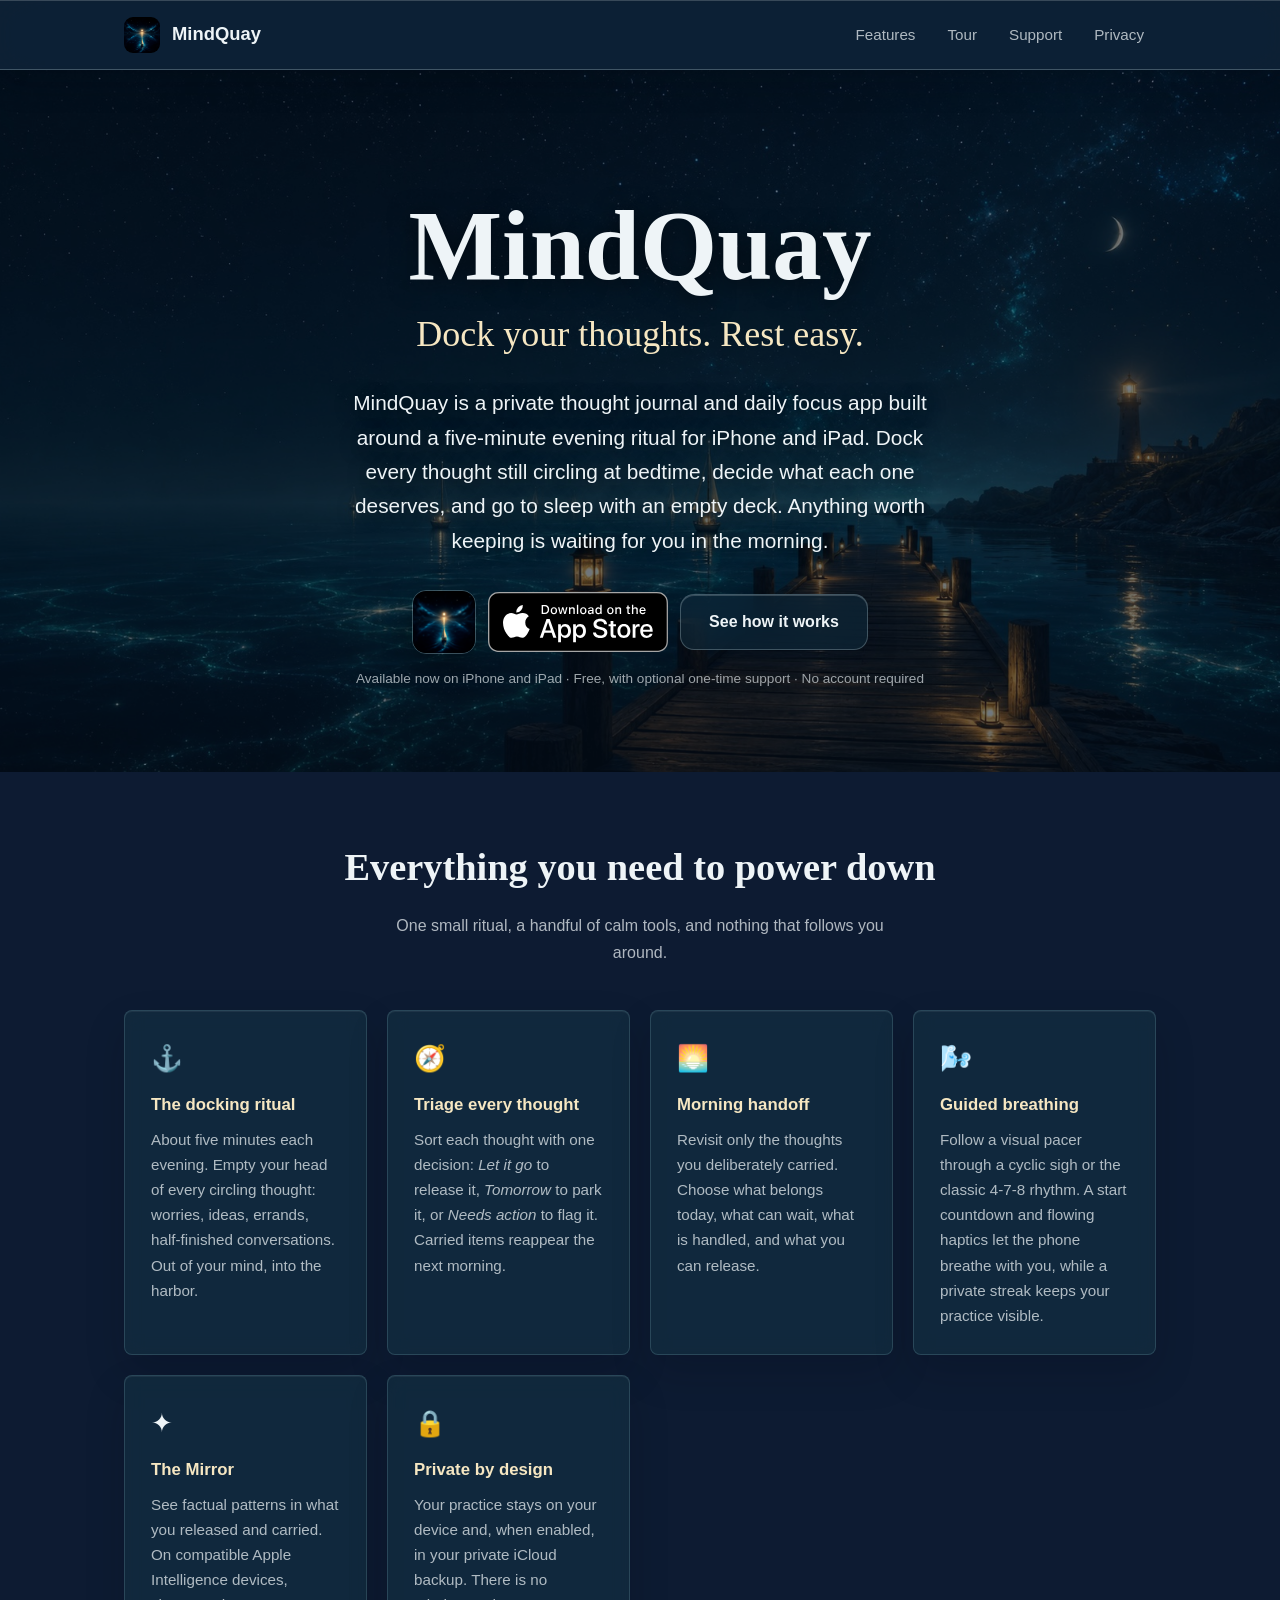
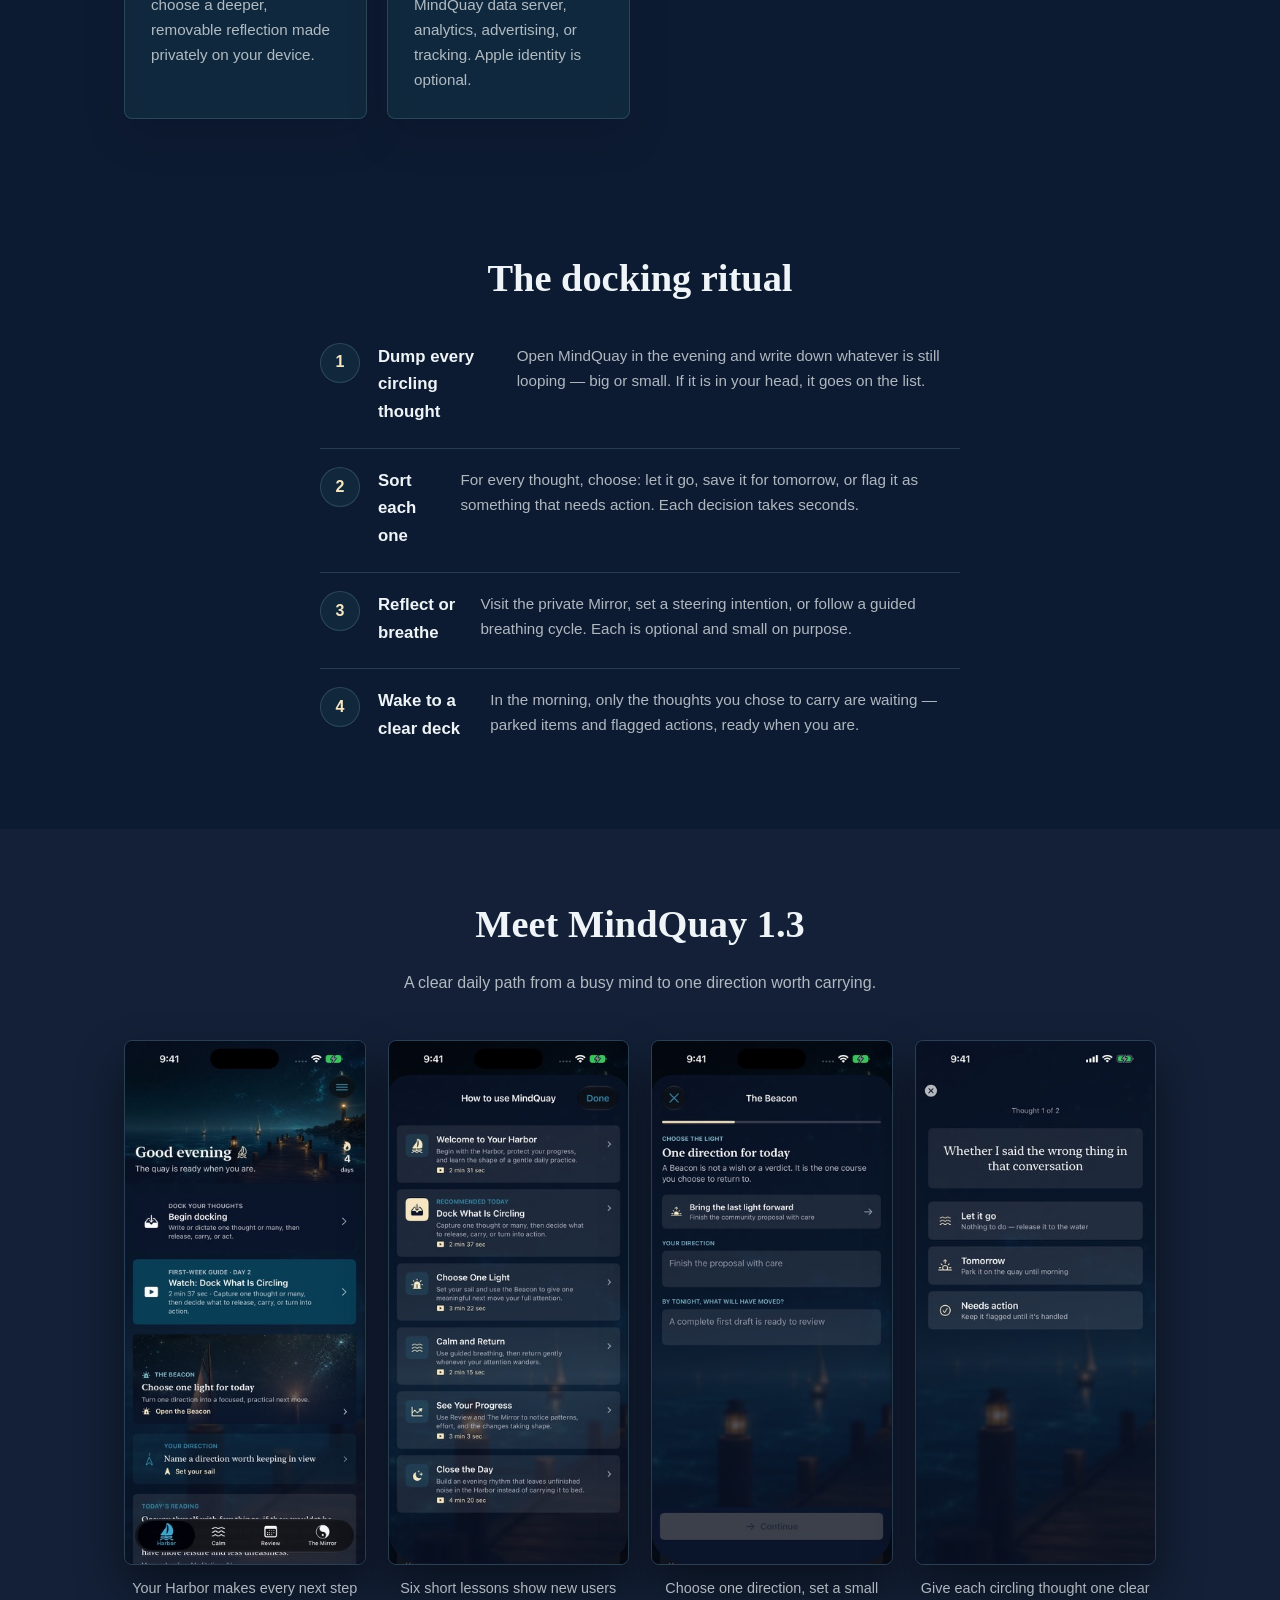
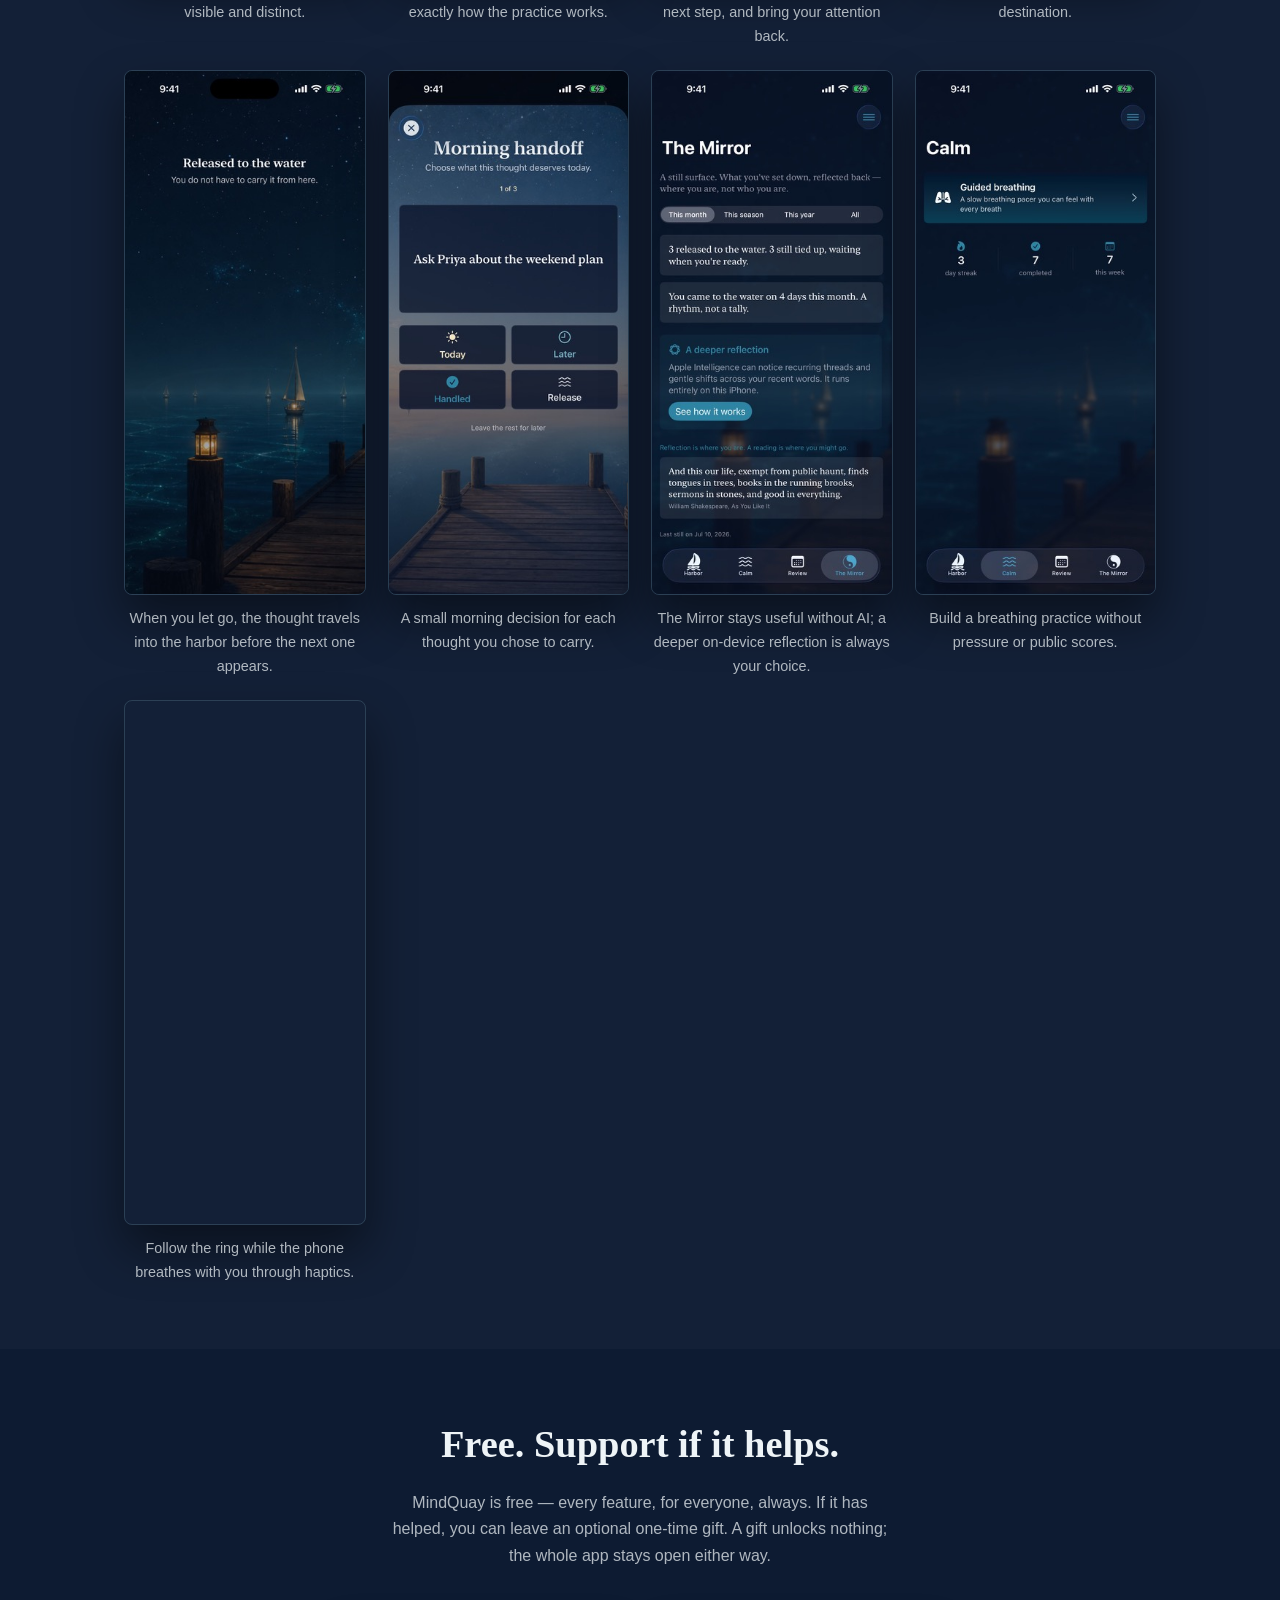
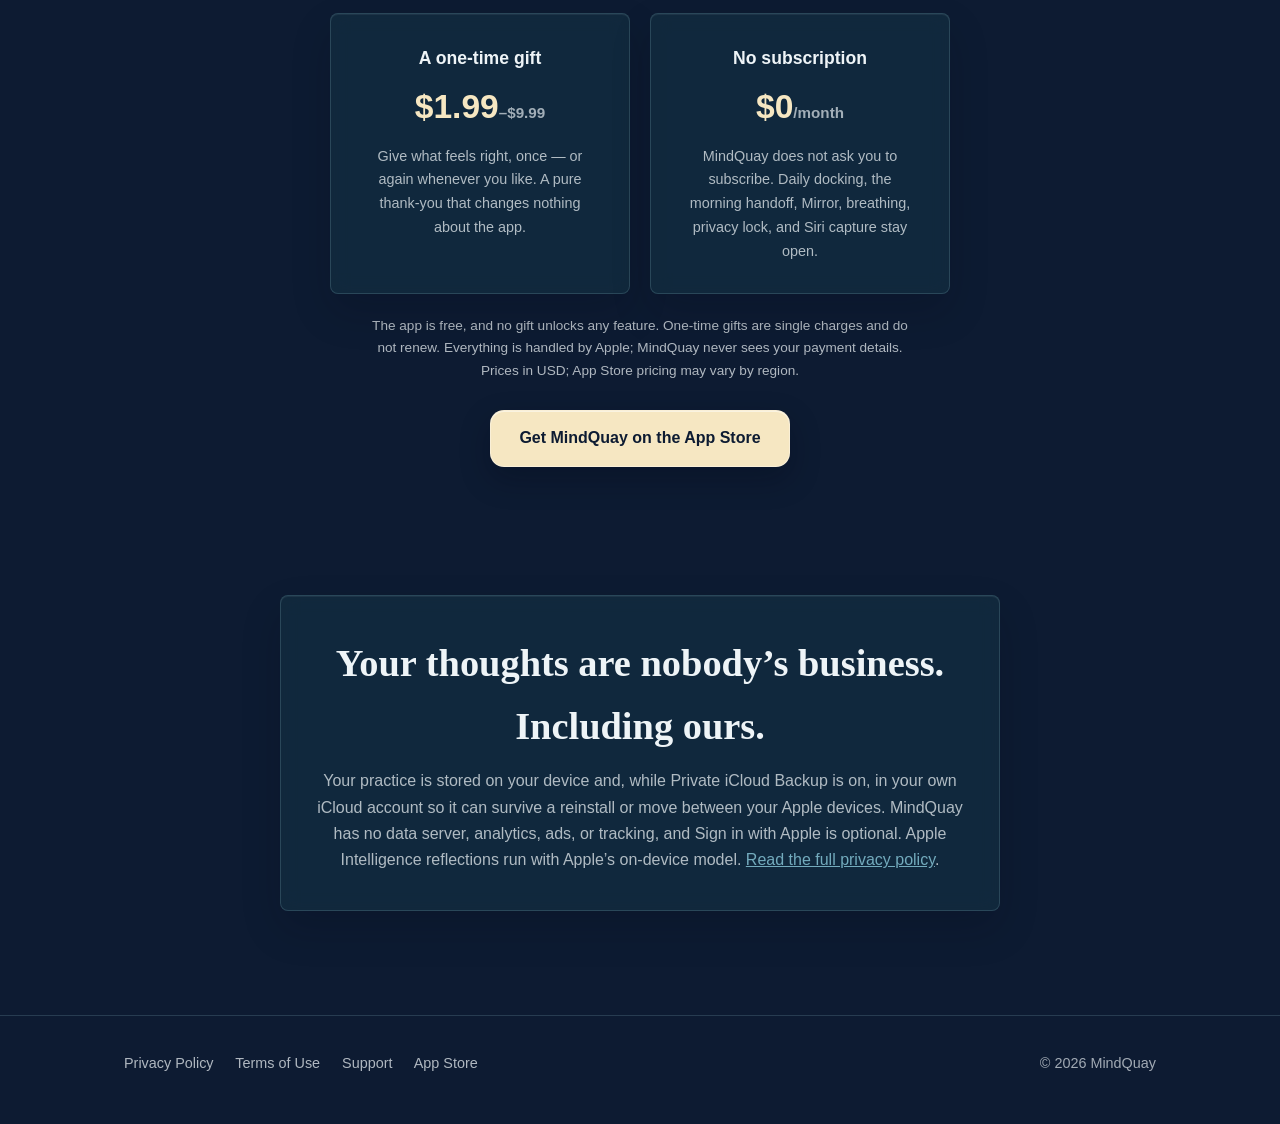
<file: index.html>
<!DOCTYPE html>
<html lang="en">
<head>
<meta charset="utf-8">
<meta name="viewport" content="width=device-width, initial-scale=1">
<title>MindQuay: Private Thought Journal &amp; Focus App</title>
<meta name="description" content="MindQuay is a free, private iPhone and iPad app for docking racing thoughts, choosing one daily focus, guided breathing, reflection, and iCloud backup.">
<meta name="robots" content="index, follow, max-image-preview:large">
<meta name="theme-color" content="#0d1b32">
<meta name="referrer" content="strict-origin-when-cross-origin">
<meta http-equiv="Content-Security-Policy" content="default-src 'self'; base-uri 'self'; object-src 'none'; form-action 'none'; img-src 'self' data:; style-src 'self'; script-src 'self' 'sha256-Iobeth868h9pSeoNtRQsGOqZ5K1LhzJ0ifmE5gye6mU=' https://static.cloudflareinsights.com; connect-src 'self' https://cloudflareinsights.com; upgrade-insecure-requests">
<meta name="apple-itunes-app" content="app-id=6786727761">
<meta name="apple-mobile-web-app-title" content="MindQuay">
<link rel="canonical" href="https://mindquay.com/">
<link rel="manifest" href="/site.webmanifest">
<link rel="preload" as="image" href="/assets/cosmic-harbor-night-mobile.jpg" type="image/jpeg" media="(max-width: 720px)" fetchpriority="high">
<link rel="preload" as="image" href="/assets/cosmic-harbor-night.jpg" type="image/jpeg" media="(min-width: 721px)" fetchpriority="high">
<link rel="stylesheet" href="/styles.css?v=18">
<link rel="icon" type="image/png" href="/assets/favicon.png">
<link rel="apple-touch-icon" href="/assets/apple-touch-icon.png">
<meta property="og:title" content="MindQuay: Dock your thoughts. Rest easy.">
<meta property="og:description" content="A private thought journal and daily focus practice for iPhone and iPad, with guided breathing, reflection, and private iCloud backup.">
<meta property="og:image" content="https://mindquay.com/assets/cosmic-harbor-night.jpg">
<meta property="og:image:width" content="1774">
<meta property="og:image:height" content="887">
<meta property="og:image:alt" content="A luminous harbor path crossing cosmic water beneath a star-filled sky">
<meta property="og:url" content="https://mindquay.com/">
<meta property="og:type" content="website">
<meta property="og:site_name" content="MindQuay">
<meta property="og:locale" content="en_US">
<meta name="twitter:card" content="summary_large_image">
<meta name="twitter:title" content="MindQuay: Dock your thoughts. Rest easy.">
<meta name="twitter:description" content="A private thought journal and daily focus practice for iPhone and iPad.">
<meta name="twitter:image" content="https://mindquay.com/assets/cosmic-harbor-night.jpg">
<script type="application/ld+json">
{
  "@context": "https://schema.org",
  "@graph": [
    {
      "@type": "WebSite",
      "@id": "https://mindquay.com/#website",
      "url": "https://mindquay.com/",
      "name": "MindQuay",
      "description": "The official website for the MindQuay thought journal and daily focus app."
    },
    {
      "@type": "MobileApplication",
      "@id": "https://mindquay.com/#app",
      "name": "MindQuay",
      "url": "https://mindquay.com/",
      "image": "https://mindquay.com/assets/icon-512.png",
      "operatingSystem": "iOS 17.0 or later; iPadOS 17.0 or later",
      "applicationCategory": "HealthApplication",
      "applicationSubCategory": "Mental wellness and productivity",
      "softwareVersion": "1.3",
      "description": "A free, private app for docking racing thoughts, choosing one daily focus, guided breathing, and reflection.",
      "downloadUrl": "https://apps.apple.com/us/app/mindquay/id6786727761",
      "installUrl": "https://apps.apple.com/us/app/mindquay/id6786727761",
      "privacyPolicy": "https://mindquay.com/privacy/",
      "termsOfService": "https://mindquay.com/terms/",
      "isAccessibleForFree": true,
      "featureList": [
        "Thought docking ritual",
        "Daily Beacon focus practice",
        "Morning handoff",
        "Guided breathing with haptics",
        "Private reflection",
        "Private iCloud backup"
      ],
      "screenshot": [
        "https://mindquay.com/assets/01-harbor.jpg",
        "https://mindquay.com/assets/04-dock.jpg",
        "https://mindquay.com/assets/07-mirror.jpg"
      ],
      "offers": {
        "@type": "Offer",
        "price": "0",
        "priceCurrency": "USD"
      }
    }
  ]
}
</script>
</head>
<body>

<header class="site">
  <div class="wrap">
    <a class="brand" href="/"><img src="/assets/icon-64.png" srcset="/assets/icon-64.png 1x, /assets/icon-128.png 2x, /assets/icon-192.png 3x" alt="MindQuay app icon"> MindQuay</a>
    <nav class="main">
      <a href="/#features">Features</a>
      <a href="/#screens">Tour</a>
      <a href="/support/">Support</a>
      <a href="/privacy/">Privacy</a>
    </nav>
  </div>
</header>

<main>

  <section class="hero">
    <div class="wrap">
      <h1>MindQuay</h1>
      <p class="offer">Dock your thoughts. Rest easy.</p>
      <p class="lede">MindQuay is a private thought journal and daily focus app built around a five-minute evening ritual for iPhone and iPad. Dock every thought still circling at bedtime, decide what each one deserves, and go to sleep with an empty deck. Anything worth keeping is waiting for you in the morning.</p>
      <div class="hero-actions">
        <div class="download-cluster" id="hero-download">
          <img class="download-app-icon" src="/assets/icon-64.png" srcset="/assets/icon-64.png 1x, /assets/icon-128.png 2x, /assets/icon-192.png 3x" alt="" width="64" height="64">
          <a class="app-store-badge" href="https://apps.apple.com/us/app/mindquay/id6786727761" target="_blank" rel="noopener noreferrer" aria-label="Download MindQuay on the App Store">
            <img src="/assets/download-on-the-app-store.svg" alt="Download on the App Store" width="180" height="60">
          </a>
        </div>
        <a class="btn ghost" href="#screens">See how it works</a>
      </div>
      <span class="btn-note">Available now on iPhone and iPad · Free, with optional one-time support · No account required</span>
    </div>
  </section>

  <section id="features">
    <div class="wrap">
      <h2>Everything you need to power down</h2>
      <p class="sub">One small ritual, a handful of calm tools, and nothing that follows you around.</p>
      <div class="grid">
        <div class="card">
          <div class="glyph">⚓</div>
          <h3>The docking ritual</h3>
          <p>About five minutes each evening. Empty your head of every circling thought: worries, ideas, errands, half-finished conversations. Out of your mind, into the harbor.</p>
        </div>
        <div class="card">
          <div class="glyph">🧭</div>
          <h3>Triage every thought</h3>
          <p>Sort each thought with one decision: <em>Let it go</em> to release it, <em>Tomorrow</em> to park it, or <em>Needs action</em> to flag it. Carried items reappear the next morning.</p>
        </div>
        <div class="card">
          <div class="glyph">🌅</div>
          <h3>Morning handoff</h3>
          <p>Revisit only the thoughts you deliberately carried. Choose what belongs today, what can wait, what is handled, and what you can release.</p>
        </div>
        <div class="card">
          <div class="glyph">🌬️</div>
          <h3>Guided breathing</h3>
          <p>Follow a visual pacer through a cyclic sigh or the classic 4-7-8 rhythm. A start countdown and flowing haptics let the phone breathe with you, while a private streak keeps your practice visible.</p>
        </div>
        <div class="card">
          <div class="glyph">✦</div>
          <h3>The Mirror</h3>
          <p>See factual patterns in what you released and carried. On compatible Apple Intelligence devices, choose a deeper, removable reflection made privately on your device.</p>
        </div>
        <div class="card">
          <div class="glyph">🔒</div>
          <h3>Private by design</h3>
          <p>Your practice stays on your device and, when enabled, in your private iCloud backup. There is no MindQuay data server, analytics, advertising, or tracking. Apple identity is optional.</p>
        </div>
      </div>
    </div>
  </section>

  <section>
    <div class="wrap">
      <h2>The docking ritual</h2>
      <div class="steps">
        <div class="step">
          <div class="num"></div>
          <h3>Dump every circling thought</h3>
          <p>Open MindQuay in the evening and write down whatever is still looping — big or small. If it is in your head, it goes on the list.</p>
        </div>
        <div class="step">
          <div class="num"></div>
          <h3>Sort each one</h3>
          <p>For every thought, choose: let it go, save it for tomorrow, or flag it as something that needs action. Each decision takes seconds.</p>
        </div>
        <div class="step">
          <div class="num"></div>
          <h3>Reflect or breathe</h3>
          <p>Visit the private Mirror, set a steering intention, or follow a guided breathing cycle. Each is optional and small on purpose.</p>
        </div>
        <div class="step">
          <div class="num"></div>
          <h3>Wake to a clear deck</h3>
          <p>In the morning, only the thoughts you chose to carry are waiting — parked items and flagged actions, ready when you are.</p>
        </div>
      </div>
    </div>
  </section>

  <section id="screens" class="product-tour">
    <div class="wrap">
      <h2>Meet MindQuay 1.3</h2>
      <p class="sub">A clear daily path from a busy mind to one direction worth carrying.</p>
      <div class="shots">
        <figure>
          <img src="/assets/01-harbor-330.jpg" srcset="/assets/01-harbor-330.jpg 330w, /assets/01-harbor.jpg 660w" sizes="260px" alt="MindQuay Harbor with separate buttons for docking, the first-week guide, Beacon, and today's reading" width="660" height="1434" loading="lazy" decoding="async">
          <figcaption>Your Harbor makes every next step visible and distinct.</figcaption>
        </figure>
        <figure>
          <img src="/assets/02-guide-330.jpg" srcset="/assets/02-guide-330.jpg 330w, /assets/02-guide.jpg 660w" sizes="260px" alt="MindQuay first-week guide with six short lessons" width="660" height="1434" loading="lazy" decoding="async">
          <figcaption>Six short lessons show new users exactly how the practice works.</figcaption>
        </figure>
        <figure>
          <img src="/assets/03-beacon-330.jpg" srcset="/assets/03-beacon-330.jpg 330w, /assets/03-beacon.jpg 660w" sizes="260px" alt="MindQuay Beacon for choosing one direction and a next step" width="660" height="1434" loading="lazy" decoding="async">
          <figcaption>Choose one direction, set a small next step, and bring your attention back.</figcaption>
        </figure>
        <figure>
          <img src="/assets/04-dock-330.jpg" srcset="/assets/04-dock-330.jpg 330w, /assets/04-dock.jpg 660w" sizes="260px" alt="MindQuay sorting a circling thought into release, tomorrow, or action" width="660" height="1434" loading="lazy" decoding="async">
          <figcaption>Give each circling thought one clear destination.</figcaption>
        </figure>
        <figure>
          <img src="/assets/05-release-330.jpg" srcset="/assets/05-release-330.jpg 330w, /assets/05-release.jpg 660w" sizes="260px" alt="A released thought dissolving into the cosmic harbor water" width="660" height="1434" loading="lazy" decoding="async">
          <figcaption>When you let go, the thought travels into the harbor before the next one appears.</figcaption>
        </figure>
        <figure>
          <img src="/assets/06-morning-330.jpg" srcset="/assets/06-morning-330.jpg 330w, /assets/06-morning.jpg 660w" sizes="260px" alt="MindQuay morning handoff with four clear choices for a carried thought" width="660" height="1434" loading="lazy" decoding="async">
          <figcaption>A small morning decision for each thought you chose to carry.</figcaption>
        </figure>
        <figure>
          <img src="/assets/07-mirror-330.jpg" srcset="/assets/07-mirror-330.jpg 330w, /assets/07-mirror.jpg 660w" sizes="260px" alt="The MindQuay Mirror with structured reflection and an optional Apple Intelligence invitation" width="660" height="1434" loading="lazy" decoding="async">
          <figcaption>The Mirror stays useful without AI; a deeper on-device reflection is always your choice.</figcaption>
        </figure>
        <figure>
          <img src="/assets/08-calm-330.jpg" srcset="/assets/08-calm-330.jpg 330w, /assets/08-calm.jpg 660w" sizes="260px" alt="MindQuay Calm showing a private guided breathing streak" width="660" height="1434" loading="lazy" decoding="async">
          <figcaption>Build a breathing practice without pressure or public scores.</figcaption>
        </figure>
        <figure>
          <img src="/assets/09-breathe-330.jpg" srcset="/assets/09-breathe-330.jpg 330w, /assets/09-breathe.jpg 660w" sizes="260px" alt="MindQuay guided breathing ring during an inhale" width="660" height="1434" loading="lazy" decoding="async">
          <figcaption>Follow the ring while the phone breathes with you through haptics.</figcaption>
        </figure>
      </div>
    </div>
  </section>

  <section id="pricing">
    <div class="wrap">
      <h2>Free. Support if it helps.</h2>
      <p class="sub">MindQuay is free — every feature, for everyone, always. If it has helped, you can leave an optional one-time gift. A gift unlocks nothing; the whole app stays open either way.</p>
      <div class="plans">
        <div class="plan">
          <h3>A one-time gift</h3>
          <div class="price">$1.99<span class="per">–$9.99</span></div>
          <p class="detail">Give what feels right, once — or again whenever you like. A pure thank-you that changes nothing about the app.</p>
        </div>
        <div class="plan">
          <h3>No subscription</h3>
          <div class="price">$0<span class="per">/month</span></div>
          <p class="detail">MindQuay does not ask you to subscribe. Daily docking, the morning handoff, Mirror, breathing, privacy lock, and Siri capture stay open.</p>
        </div>
      </div>
      <p class="pricing-note">The app is free, and no gift unlocks any feature. One-time gifts are single charges and do not renew. Everything is handled by Apple; MindQuay never sees your payment details. Prices in USD; App Store pricing may vary by region.</p>
      <div class="download-cta" id="final-download">
        <a class="btn primary" href="https://apps.apple.com/us/app/mindquay/id6786727761" target="_blank" rel="noopener noreferrer">Get MindQuay on the App Store</a>
      </div>
    </div>
  </section>

  <section>
    <div class="wrap">
      <div class="privacy-banner">
        <h2>Your thoughts are nobody&rsquo;s business. Including ours.</h2>
        <p>Your practice is stored on your device and, while Private iCloud Backup is on, in your own iCloud account so it can survive a reinstall or move between your Apple devices. MindQuay has no data server, analytics, ads, or tracking, and Sign in with Apple is optional. Apple Intelligence reflections run with Apple&rsquo;s on-device model. <a href="/privacy/">Read the full privacy policy</a>.</p>
      </div>
    </div>
  </section>

</main>

<aside class="mobile-download-dock" aria-label="Download MindQuay" aria-hidden="true" inert>
  <a href="https://apps.apple.com/us/app/mindquay/id6786727761" target="_blank" rel="noopener noreferrer" aria-label="Get MindQuay free on the App Store">
    <img class="mobile-download-icon" src="/assets/icon-64.png" srcset="/assets/icon-64.png 1x, /assets/icon-128.png 2x, /assets/icon-192.png 3x" alt="" width="48" height="48">
    <span class="mobile-download-copy">
      <strong>MindQuay</strong>
      <small>Free on the App Store</small>
    </span>
    <span class="mobile-download-action" aria-hidden="true">Get</span>
  </a>
</aside>

<footer class="site">
  <div class="wrap">
    <div>
      <a href="/privacy/">Privacy Policy</a>
      <a href="/terms/">Terms of Use</a>
      <a href="/support/">Support</a>
      <a href="https://apps.apple.com/us/app/mindquay/id6786727761" target="_blank" rel="noopener noreferrer">App Store</a>
    </div>
    <div>© 2026 MindQuay</div>
  </div>
</footer>

<script src="/site.js?v=2" defer></script>
</body>
</html>
</file>
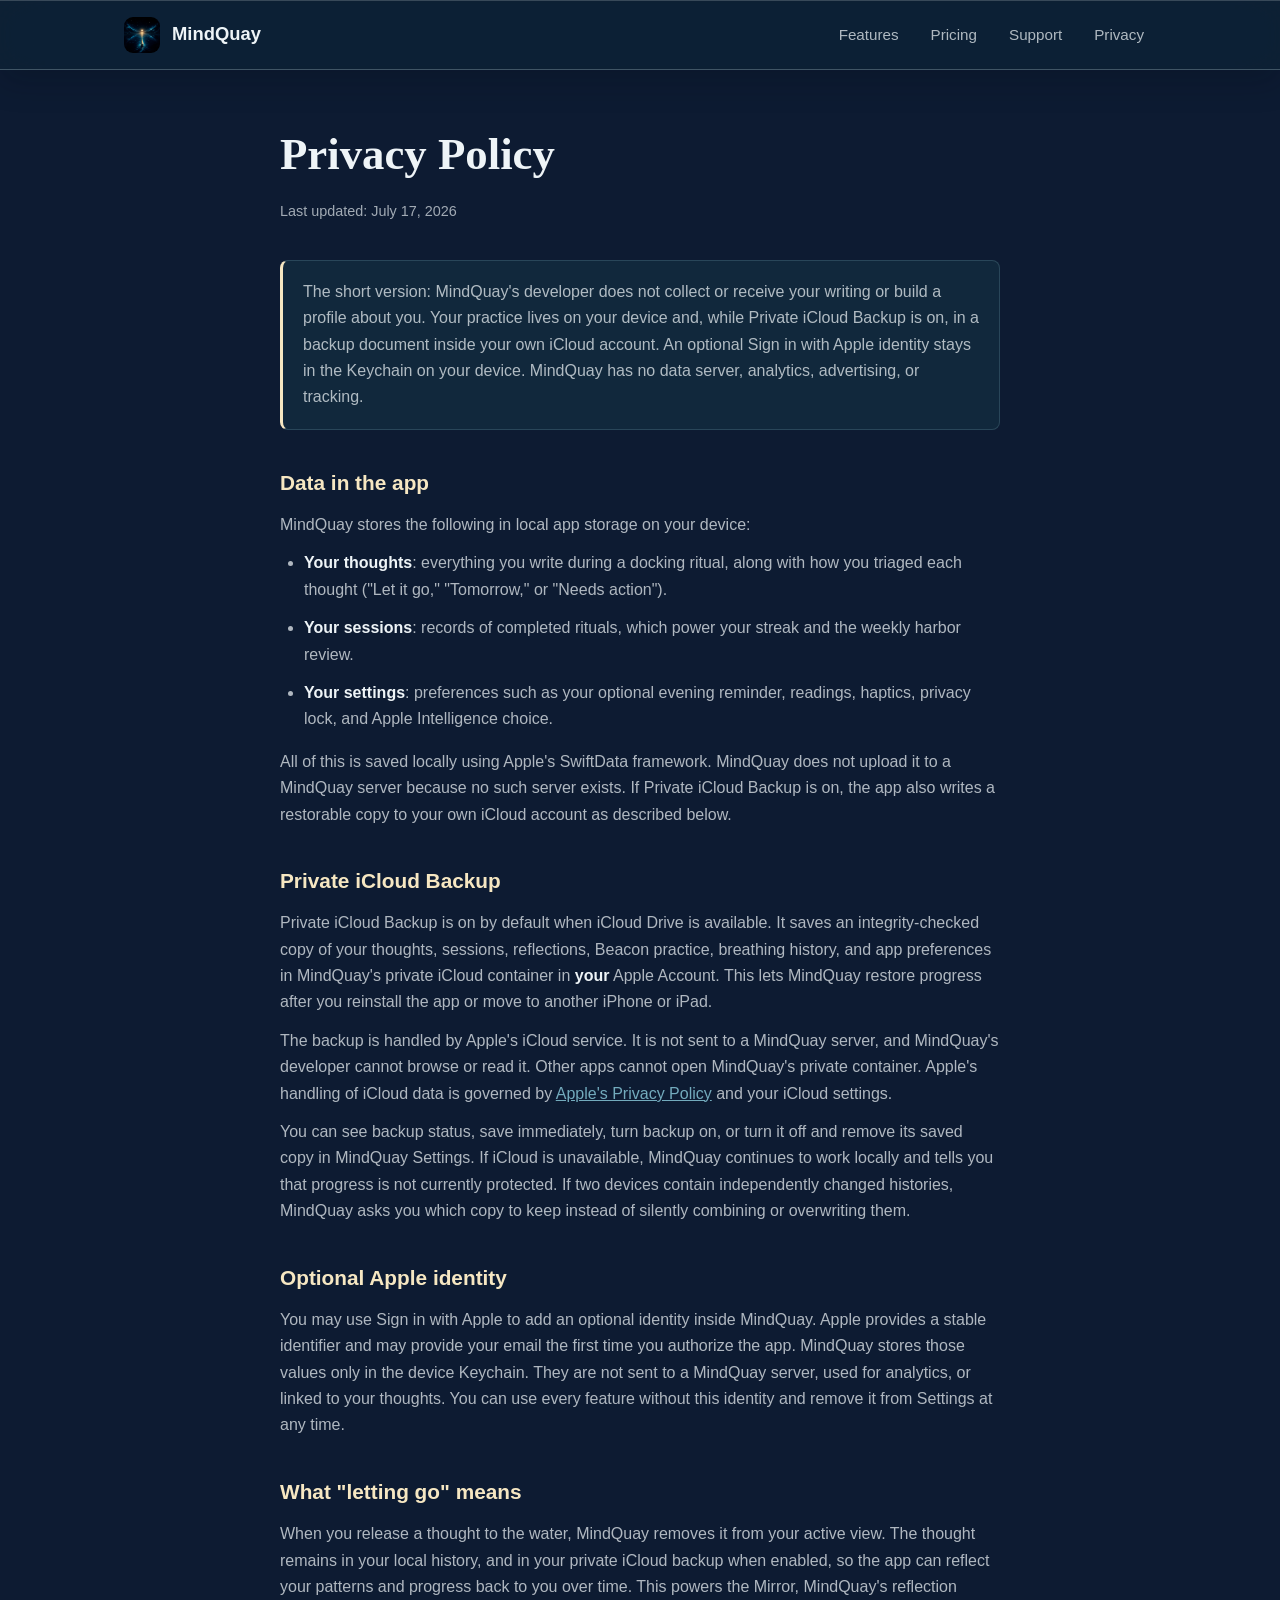
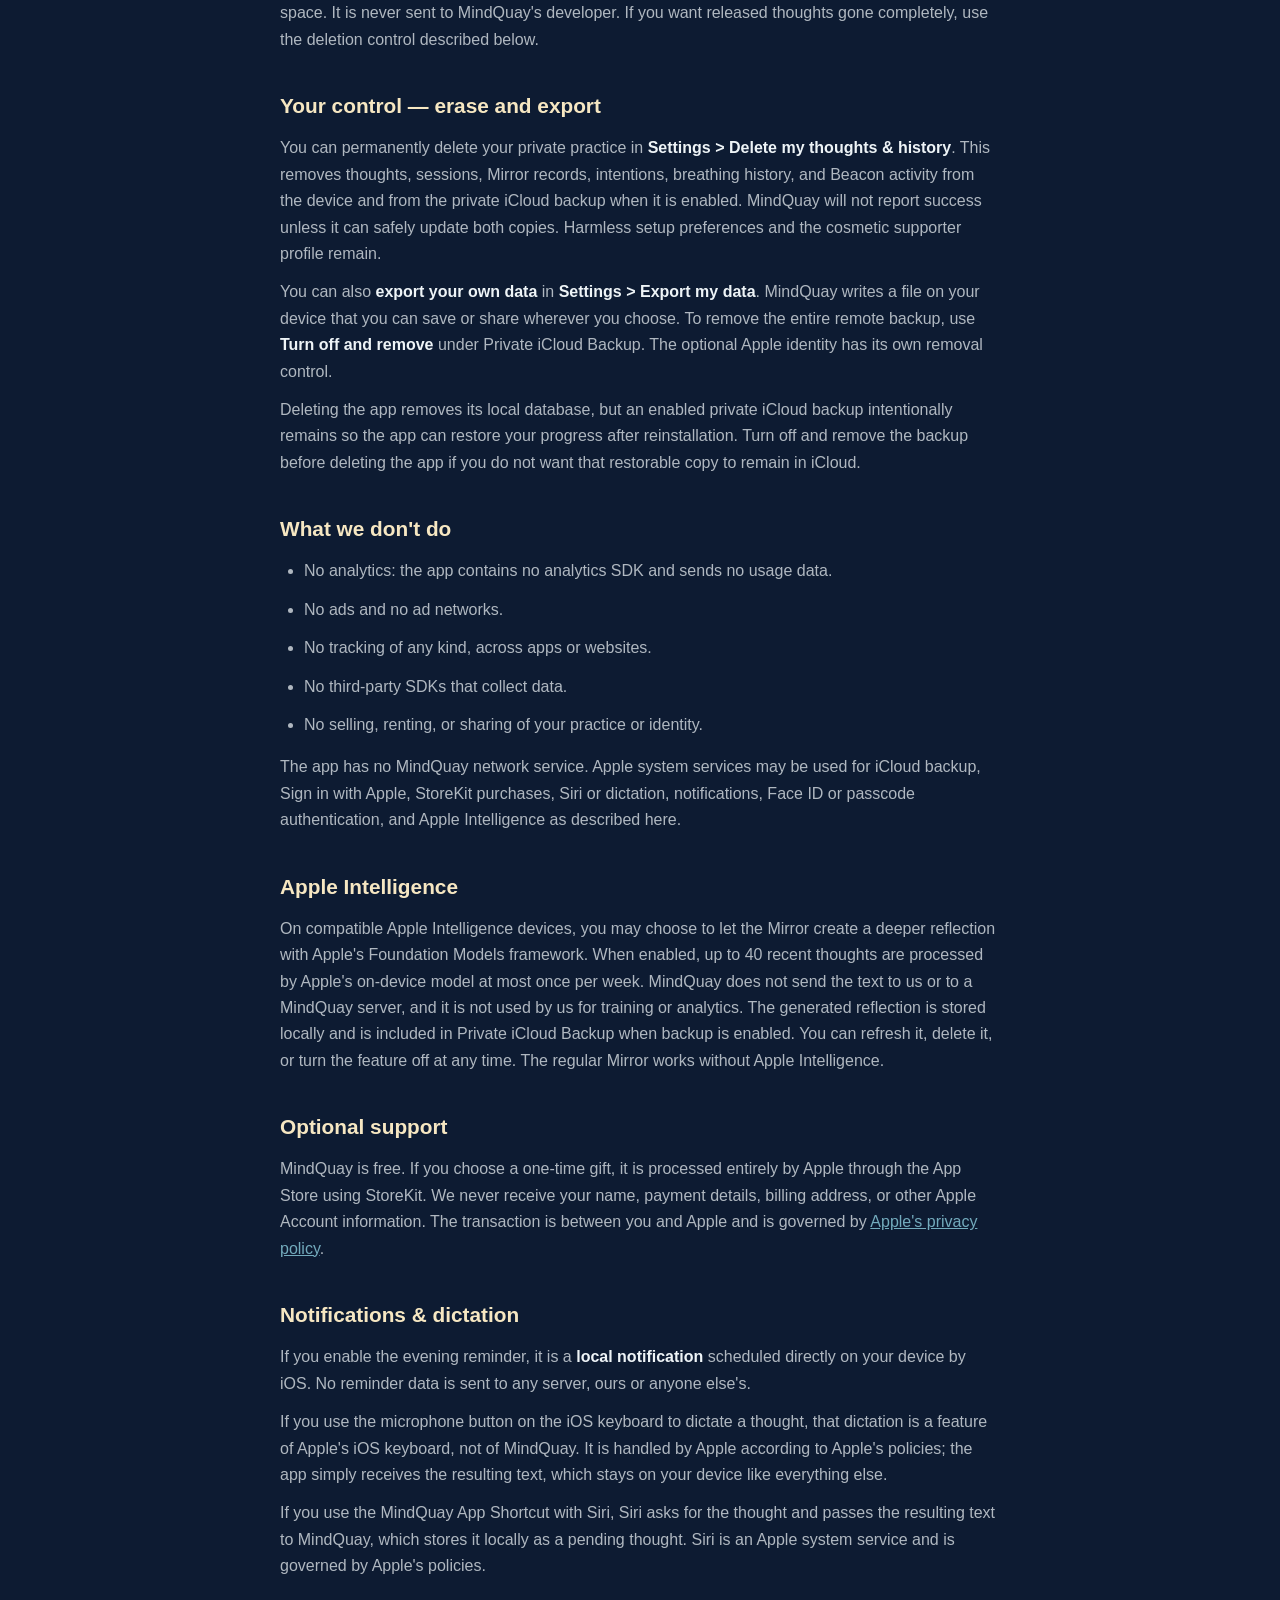
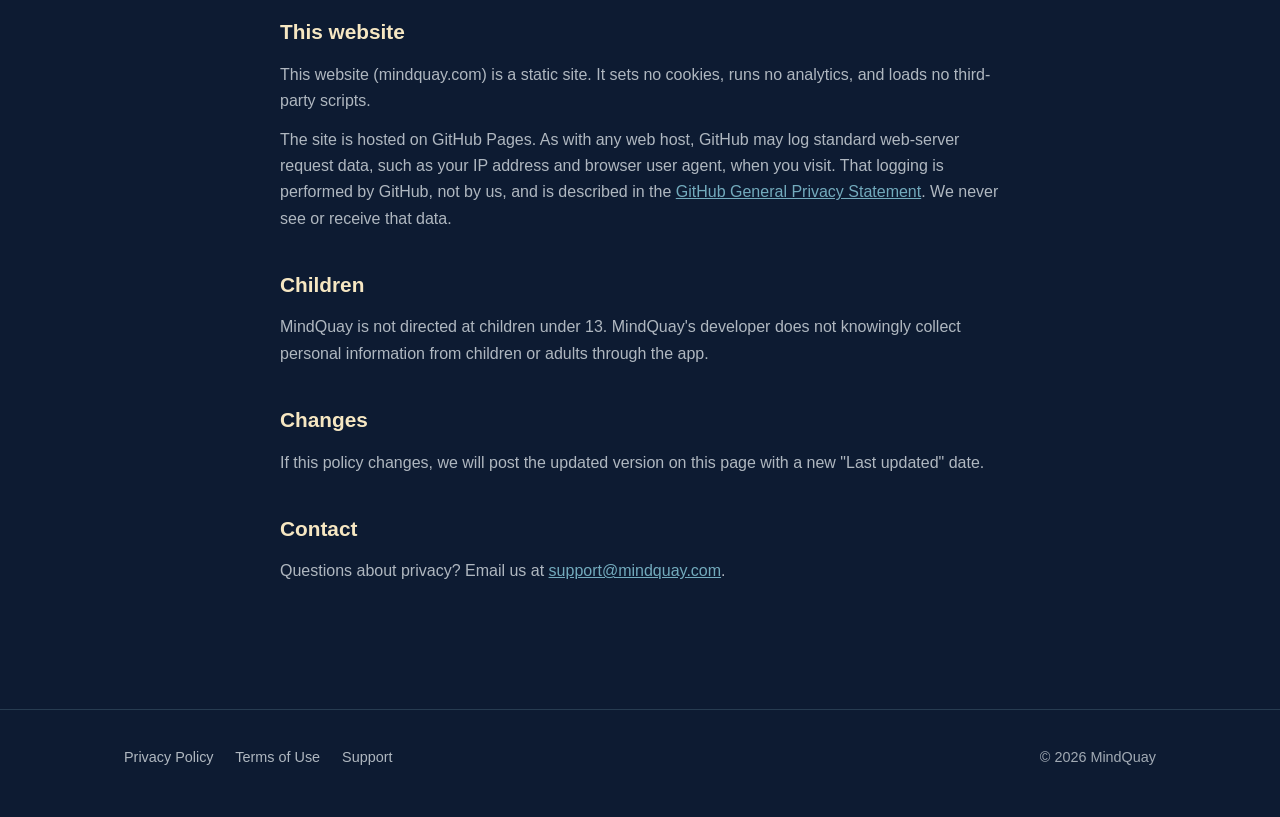
<file: privacy/index.html>
<!DOCTYPE html>
<html lang="en">
<head>
<meta charset="utf-8">
<meta name="viewport" content="width=device-width, initial-scale=1">
<title>MindQuay Privacy Policy: Private by Design</title>
<meta name="description" content="MindQuay has no data server, analytics, advertising, or tracking. Your practice stays on your iPhone or iPad and in your private iCloud backup when enabled.">
<meta name="robots" content="index, follow, max-image-preview:large">
<meta name="theme-color" content="#0d1b32">
<meta name="referrer" content="strict-origin-when-cross-origin">
<meta http-equiv="Content-Security-Policy" content="default-src 'self'; base-uri 'self'; object-src 'none'; form-action 'none'; img-src 'self' data:; style-src 'self'; script-src 'self' https://static.cloudflareinsights.com; connect-src 'self' https://cloudflareinsights.com; upgrade-insecure-requests">
<link rel="canonical" href="https://mindquay.com/privacy/">
<link rel="manifest" href="/site.webmanifest">
<link rel="stylesheet" href="/styles.css?v=18">
<link rel="icon" type="image/png" href="/assets/favicon.png">
<link rel="apple-touch-icon" href="/assets/apple-touch-icon.png">
<meta property="og:title" content="MindQuay Privacy Policy: Private by Design">
<meta property="og:description" content="No MindQuay data server, analytics, advertising, or tracking. Your practice stays on your device and in your private iCloud backup when enabled.">
<meta property="og:image" content="https://mindquay.com/assets/icon-512.png">
<meta property="og:image:alt" content="MindQuay app icon">
<meta property="og:url" content="https://mindquay.com/privacy/">
<meta property="og:type" content="website">
<meta property="og:site_name" content="MindQuay">
</head>
<body>
<header class="site">
  <div class="wrap">
    <a class="brand" href="/"><img src="/assets/icon-64.png" srcset="/assets/icon-64.png 1x, /assets/icon-128.png 2x, /assets/icon-192.png 3x" alt="MindQuay app icon"> MindQuay</a>
    <nav class="main">
      <a href="/#features">Features</a>
      <a href="/#pricing">Pricing</a>
      <a href="/support/">Support</a>
      <a href="/privacy/">Privacy</a>
    </nav>
  </div>
</header>

<main class="wrap">
  <article class="prose">
    <h1>Privacy Policy</h1>
    <p class="updated">Last updated: July 17, 2026</p>

    <p class="callout">The short version: MindQuay's developer does not collect or receive your writing or build a profile about you. Your practice lives on your device and, while Private iCloud Backup is on, in a backup document inside your own iCloud account. An optional Sign in with Apple identity stays in the Keychain on your device. MindQuay has no data server, analytics, advertising, or tracking.</p>

    <h2>Data in the app</h2>
    <p>MindQuay stores the following in local app storage on your device:</p>
    <ul>
      <li><strong>Your thoughts</strong>: everything you write during a docking ritual, along with how you triaged each thought ("Let it go," "Tomorrow," or "Needs action").</li>
      <li><strong>Your sessions</strong>: records of completed rituals, which power your streak and the weekly harbor review.</li>
      <li><strong>Your settings</strong>: preferences such as your optional evening reminder, readings, haptics, privacy lock, and Apple Intelligence choice.</li>
    </ul>
    <p>All of this is saved locally using Apple's SwiftData framework. MindQuay does not upload it to a MindQuay server because no such server exists. If Private iCloud Backup is on, the app also writes a restorable copy to your own iCloud account as described below.</p>

    <h2>Private iCloud Backup</h2>
    <p>Private iCloud Backup is on by default when iCloud Drive is available. It saves an integrity-checked copy of your thoughts, sessions, reflections, Beacon practice, breathing history, and app preferences in MindQuay's private iCloud container in <strong>your</strong> Apple Account. This lets MindQuay restore progress after you reinstall the app or move to another iPhone or iPad.</p>
    <p>The backup is handled by Apple's iCloud service. It is not sent to a MindQuay server, and MindQuay's developer cannot browse or read it. Other apps cannot open MindQuay's private container. Apple's handling of iCloud data is governed by <a href="https://www.apple.com/legal/privacy/">Apple's Privacy Policy</a> and your iCloud settings.</p>
    <p>You can see backup status, save immediately, turn backup on, or turn it off and remove its saved copy in MindQuay Settings. If iCloud is unavailable, MindQuay continues to work locally and tells you that progress is not currently protected. If two devices contain independently changed histories, MindQuay asks you which copy to keep instead of silently combining or overwriting them.</p>

    <h2>Optional Apple identity</h2>
    <p>You may use Sign in with Apple to add an optional identity inside MindQuay. Apple provides a stable identifier and may provide your email the first time you authorize the app. MindQuay stores those values only in the device Keychain. They are not sent to a MindQuay server, used for analytics, or linked to your thoughts. You can use every feature without this identity and remove it from Settings at any time.</p>

    <h2>What "letting go" means</h2>
    <p>When you release a thought to the water, MindQuay removes it from your active view. The thought remains in your local history, and in your private iCloud backup when enabled, so the app can reflect your patterns and progress back to you over time. This powers the Mirror, MindQuay's reflection space. It is never sent to MindQuay's developer. If you want released thoughts gone completely, use the deletion control described below.</p>

    <h2>Your control — erase and export</h2>
    <p>You can permanently delete your private practice in <strong>Settings &gt; Delete my thoughts &amp; history</strong>. This removes thoughts, sessions, Mirror records, intentions, breathing history, and Beacon activity from the device and from the private iCloud backup when it is enabled. MindQuay will not report success unless it can safely update both copies. Harmless setup preferences and the cosmetic supporter profile remain.</p>
    <p>You can also <strong>export your own data</strong> in <strong>Settings &gt; Export my data</strong>. MindQuay writes a file on your device that you can save or share wherever you choose. To remove the entire remote backup, use <strong>Turn off and remove</strong> under Private iCloud Backup. The optional Apple identity has its own removal control.</p>
    <p>Deleting the app removes its local database, but an enabled private iCloud backup intentionally remains so the app can restore your progress after reinstallation. Turn off and remove the backup before deleting the app if you do not want that restorable copy to remain in iCloud.</p>

    <h2>What we don't do</h2>
    <ul>
      <li>No analytics: the app contains no analytics SDK and sends no usage data.</li>
      <li>No ads and no ad networks.</li>
      <li>No tracking of any kind, across apps or websites.</li>
      <li>No third-party SDKs that collect data.</li>
      <li>No selling, renting, or sharing of your practice or identity.</li>
    </ul>
    <p>The app has no MindQuay network service. Apple system services may be used for iCloud backup, Sign in with Apple, StoreKit purchases, Siri or dictation, notifications, Face ID or passcode authentication, and Apple Intelligence as described here.</p>

    <h2>Apple Intelligence</h2>
    <p>On compatible Apple Intelligence devices, you may choose to let the Mirror create a deeper reflection with Apple's Foundation Models framework. When enabled, up to 40 recent thoughts are processed by Apple's on-device model at most once per week. MindQuay does not send the text to us or to a MindQuay server, and it is not used by us for training or analytics. The generated reflection is stored locally and is included in Private iCloud Backup when backup is enabled. You can refresh it, delete it, or turn the feature off at any time. The regular Mirror works without Apple Intelligence.</p>

    <h2>Optional support</h2>
    <p>MindQuay is free. If you choose a one-time gift, it is processed entirely by Apple through the App Store using StoreKit. We never receive your name, payment details, billing address, or other Apple Account information. The transaction is between you and Apple and is governed by <a href="https://www.apple.com/legal/privacy/">Apple's privacy policy</a>.</p>

    <h2>Notifications &amp; dictation</h2>
    <p>If you enable the evening reminder, it is a <strong>local notification</strong> scheduled directly on your device by iOS. No reminder data is sent to any server, ours or anyone else's.</p>
    <p>If you use the microphone button on the iOS keyboard to dictate a thought, that dictation is a feature of Apple's iOS keyboard, not of MindQuay. It is handled by Apple according to Apple's policies; the app simply receives the resulting text, which stays on your device like everything else.</p>
    <p>If you use the MindQuay App Shortcut with Siri, Siri asks for the thought and passes the resulting text to MindQuay, which stores it locally as a pending thought. Siri is an Apple system service and is governed by Apple's policies.</p>

    <h2>This website</h2>
    <p>This website (mindquay.com) is a static site. It sets no cookies, runs no analytics, and loads no third-party scripts.</p>
    <p>The site is hosted on GitHub Pages. As with any web host, GitHub may log standard web-server request data, such as your IP address and browser user agent, when you visit. That logging is performed by GitHub, not by us, and is described in the <a href="https://docs.github.com/en/site-policy/privacy-policies/github-general-privacy-statement">GitHub General Privacy Statement</a>. We never see or receive that data.</p>

    <h2>Children</h2>
    <p>MindQuay is not directed at children under 13. MindQuay's developer does not knowingly collect personal information from children or adults through the app.</p>

    <h2>Changes</h2>
    <p>If this policy changes, we will post the updated version on this page with a new "Last updated" date.</p>

    <h2>Contact</h2>
    <p>Questions about privacy? Email us at <a href="mailto:support@mindquay.com">support@mindquay.com</a>.</p>
  </article>
</main>

<footer class="site">
  <div class="wrap">
    <div>
      <a href="/privacy/">Privacy Policy</a>
      <a href="/terms/">Terms of Use</a>
      <a href="/support/">Support</a>
    </div>
    <div>© 2026 MindQuay</div>
  </div>
</footer>
</body>
</html>
</file>
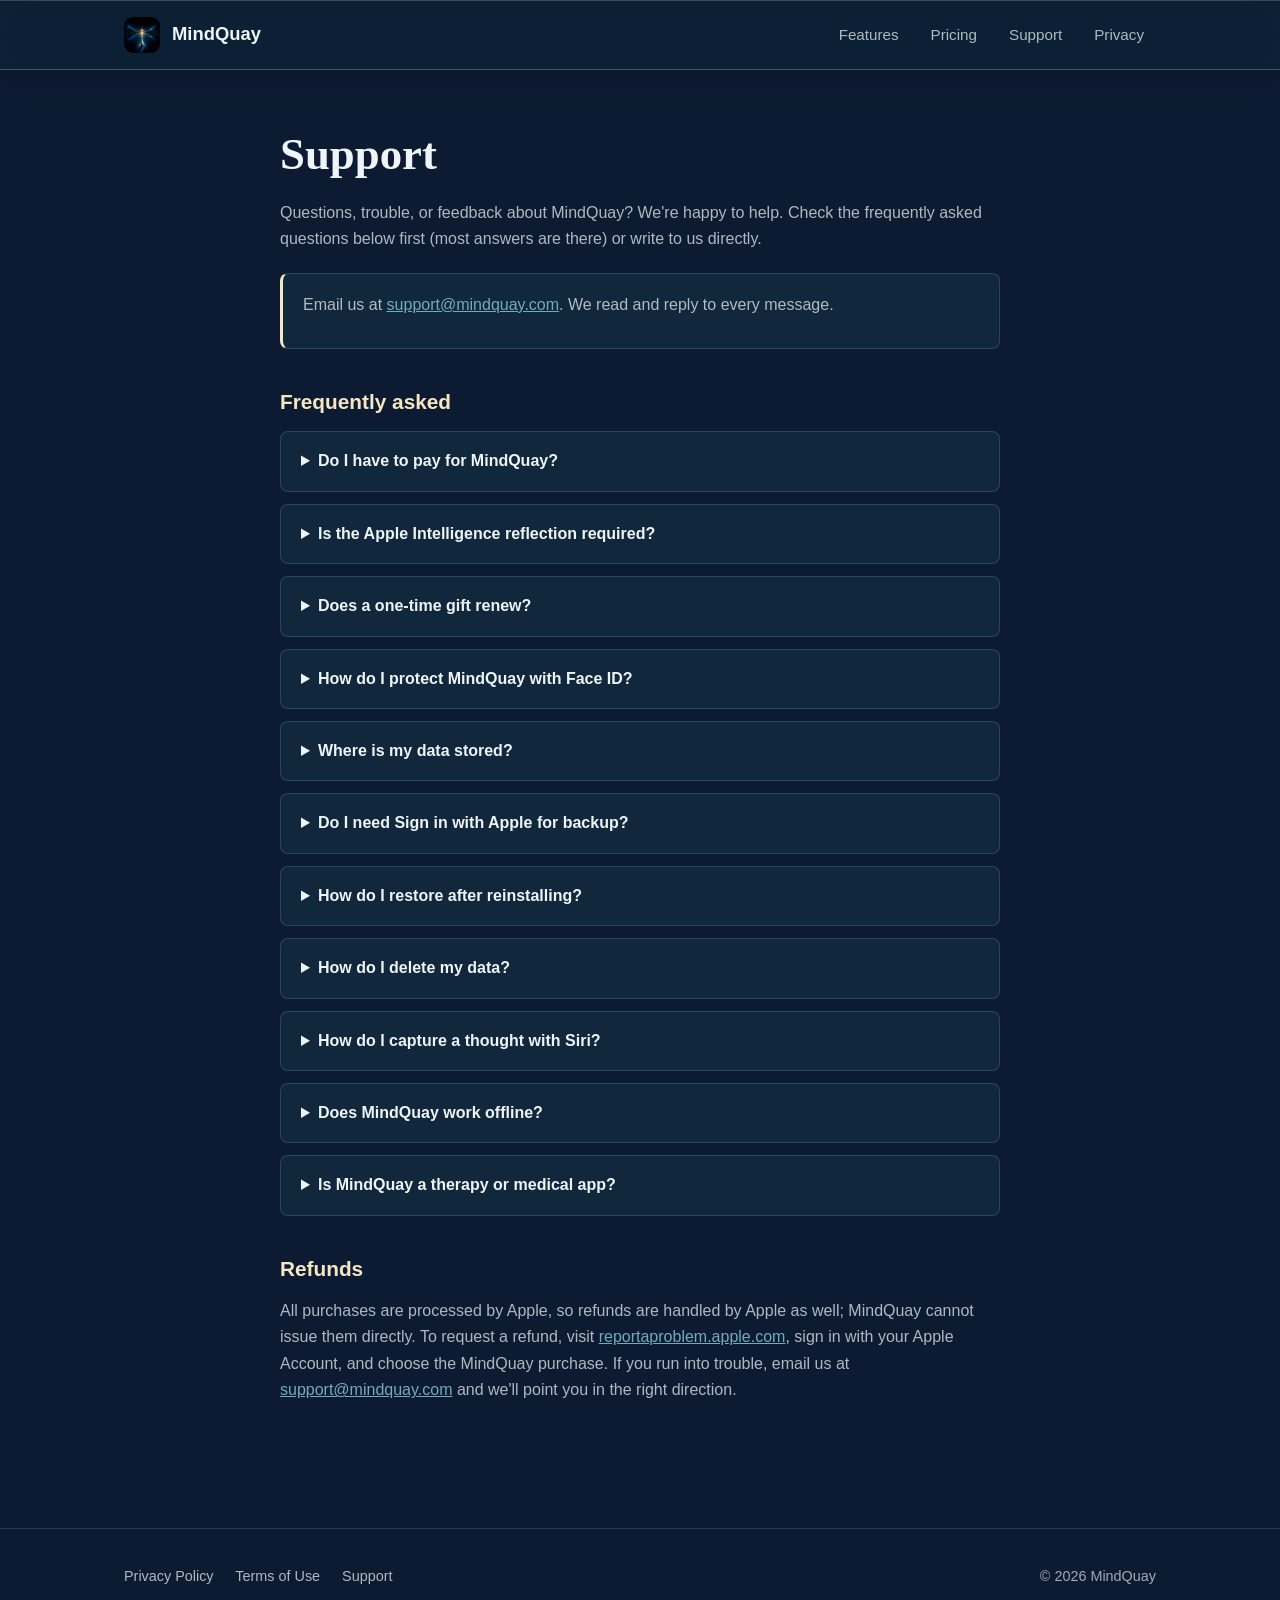
<file: support/index.html>
<!DOCTYPE html>
<html lang="en">
<head>
<meta charset="utf-8">
<meta name="viewport" content="width=device-width, initial-scale=1">
<title>MindQuay Help &amp; Support for iPhone and iPad</title>
<meta name="description" content="Get help with MindQuay on iPhone and iPad, including thought docking, iCloud backup, Apple Intelligence, privacy, Siri, purchases, and data deletion.">
<meta name="robots" content="index, follow, max-image-preview:large">
<meta name="theme-color" content="#0d1b32">
<meta name="referrer" content="strict-origin-when-cross-origin">
<meta http-equiv="Content-Security-Policy" content="default-src 'self'; base-uri 'self'; object-src 'none'; form-action 'none'; img-src 'self' data:; style-src 'self'; script-src 'self' https://static.cloudflareinsights.com; connect-src 'self' https://cloudflareinsights.com; upgrade-insecure-requests">
<link rel="canonical" href="https://mindquay.com/support/">
<link rel="manifest" href="/site.webmanifest">
<link rel="stylesheet" href="/styles.css?v=18">
<link rel="icon" type="image/png" href="/assets/favicon.png">
<link rel="apple-touch-icon" href="/assets/apple-touch-icon.png">
<meta property="og:title" content="MindQuay Help &amp; Support">
<meta property="og:description" content="Answers for using MindQuay on iPhone and iPad, protecting progress, and managing privacy.">
<meta property="og:image" content="https://mindquay.com/assets/icon-512.png">
<meta property="og:image:alt" content="MindQuay app icon">
<meta property="og:url" content="https://mindquay.com/support/">
<meta property="og:type" content="website">
<meta property="og:site_name" content="MindQuay">
</head>
<body>
<header class="site">
  <div class="wrap">
    <a class="brand" href="/"><img src="/assets/icon-64.png" srcset="/assets/icon-64.png 1x, /assets/icon-128.png 2x, /assets/icon-192.png 3x" alt="MindQuay app icon"> MindQuay</a>
    <nav class="main">
      <a href="/#features">Features</a>
      <a href="/#pricing">Pricing</a>
      <a href="/support/">Support</a>
      <a href="/privacy/">Privacy</a>
    </nav>
  </div>
</header>

<main class="wrap">
  <article class="prose">
    <h1>Support</h1>
    <p>Questions, trouble, or feedback about MindQuay? We're happy to help. Check the frequently asked questions below first (most answers are there) or write to us directly.</p>

    <div class="callout">
      <p>Email us at <a href="mailto:support@mindquay.com">support@mindquay.com</a>. We read and reply to every message.</p>
    </div>

    <h2>Frequently asked</h2>

    <details>
      <summary>Do I have to pay for MindQuay?</summary>
      <p>No. MindQuay is free, and every feature is available to everyone at no cost — docking, morning handoff, Mirror, breathing, Siri capture, privacy lock, review, and reminders. If it has helped, you can leave an optional one-time gift. A gift is never required and unlocks nothing.</p>
    </details>

    <details>
      <summary>Is the Apple Intelligence reflection required?</summary>
      <p>No. The regular Mirror works without it. On a compatible Apple Intelligence device, you can opt into a deeper reflection made with Apple&rsquo;s on-device model. You can refresh it, delete it, or turn it off at any time.</p>
    </details>

    <details>
      <summary>Does a one-time gift renew?</summary>
      <p>No. MindQuay&rsquo;s visible support options are single purchases and do not renew.</p>
    </details>

    <details>
      <summary>How do I protect MindQuay with Face ID?</summary>
      <p>Open <strong>Settings</strong> inside MindQuay and turn on <strong>Require Face ID or passcode</strong>. MindQuay then covers your thoughts whenever the app leaves the foreground.</p>
    </details>

    <details>
      <summary>Where is my data stored?</summary>
      <p>MindQuay keeps its working database locally on your device. When Private iCloud Backup is on, it also stores a restorable copy in MindQuay&rsquo;s private container in your own iCloud account. There is no MindQuay data server, and MindQuay&rsquo;s developer cannot read either copy.</p>
    </details>

    <details>
      <summary>Do I need Sign in with Apple for backup?</summary>
      <p>No. Apple identity is optional and separate from Private iCloud Backup. Backup uses the iCloud account already configured on your Apple device. Every MindQuay feature works without adding an Apple identity inside the app.</p>
    </details>

    <details>
      <summary>How do I restore after reinstalling?</summary>
      <p>Leave Private iCloud Backup on. After reinstalling MindQuay on an iPhone or iPad signed into the same iCloud account, open the app and it will check for saved progress before onboarding. You can see the latest backup status or choose <strong>Back up now</strong> in Settings.</p>
    </details>

    <details>
      <summary>How do I delete my data?</summary>
      <p>Open MindQuay and go to <strong>Settings &gt; Delete my thoughts &amp; history</strong>. MindQuay removes your practice from both the device and the private iCloud backup when backup is enabled. To remove the backup itself, choose <strong>Turn off and remove</strong> under Private iCloud Backup. Deleting the app removes the local copy but intentionally leaves an enabled iCloud backup available for restoration.</p>
    </details>

    <details>
      <summary>How do I capture a thought with Siri?</summary>
      <p>Say <strong>&ldquo;Dock a thought with MindQuay&rdquo;</strong>. Siri asks what you want to set down and MindQuay stores it locally for your next docking ritual.</p>
    </details>

    <details>
      <summary>Does MindQuay work offline?</summary>
      <p>Yes. Docking, morning handoff, Beacon, the structured Mirror, breathing, and review do not depend on a MindQuay server. Backup resumes when iCloud becomes available. StoreKit purchases and optional Apple services use Apple&rsquo;s systems.</p>
    </details>

    <details>
      <summary>Is MindQuay a therapy or medical app?</summary>
      <p>No. MindQuay is a self-care tool for winding down and clearing your head. It is not medical care, therapy, or a crisis service, and it is not a substitute for professional help. If you're struggling, please reach out to a qualified professional. If you're in crisis in the US, call or text <strong>988</strong> to reach the Suicide &amp; Crisis Lifeline.</p>
    </details>

    <h2>Refunds</h2>
    <p>All purchases are processed by Apple, so refunds are handled by Apple as well; MindQuay cannot issue them directly. To request a refund, visit <a href="https://reportaproblem.apple.com">reportaproblem.apple.com</a>, sign in with your Apple Account, and choose the MindQuay purchase. If you run into trouble, email us at <a href="mailto:support@mindquay.com">support@mindquay.com</a> and we'll point you in the right direction.</p>
  </article>
</main>

<footer class="site">
  <div class="wrap">
    <div>
      <a href="/privacy/">Privacy Policy</a>
      <a href="/terms/">Terms of Use</a>
      <a href="/support/">Support</a>
    </div>
    <div>© 2026 MindQuay</div>
  </div>
</footer>
</body>
</html>
</file>
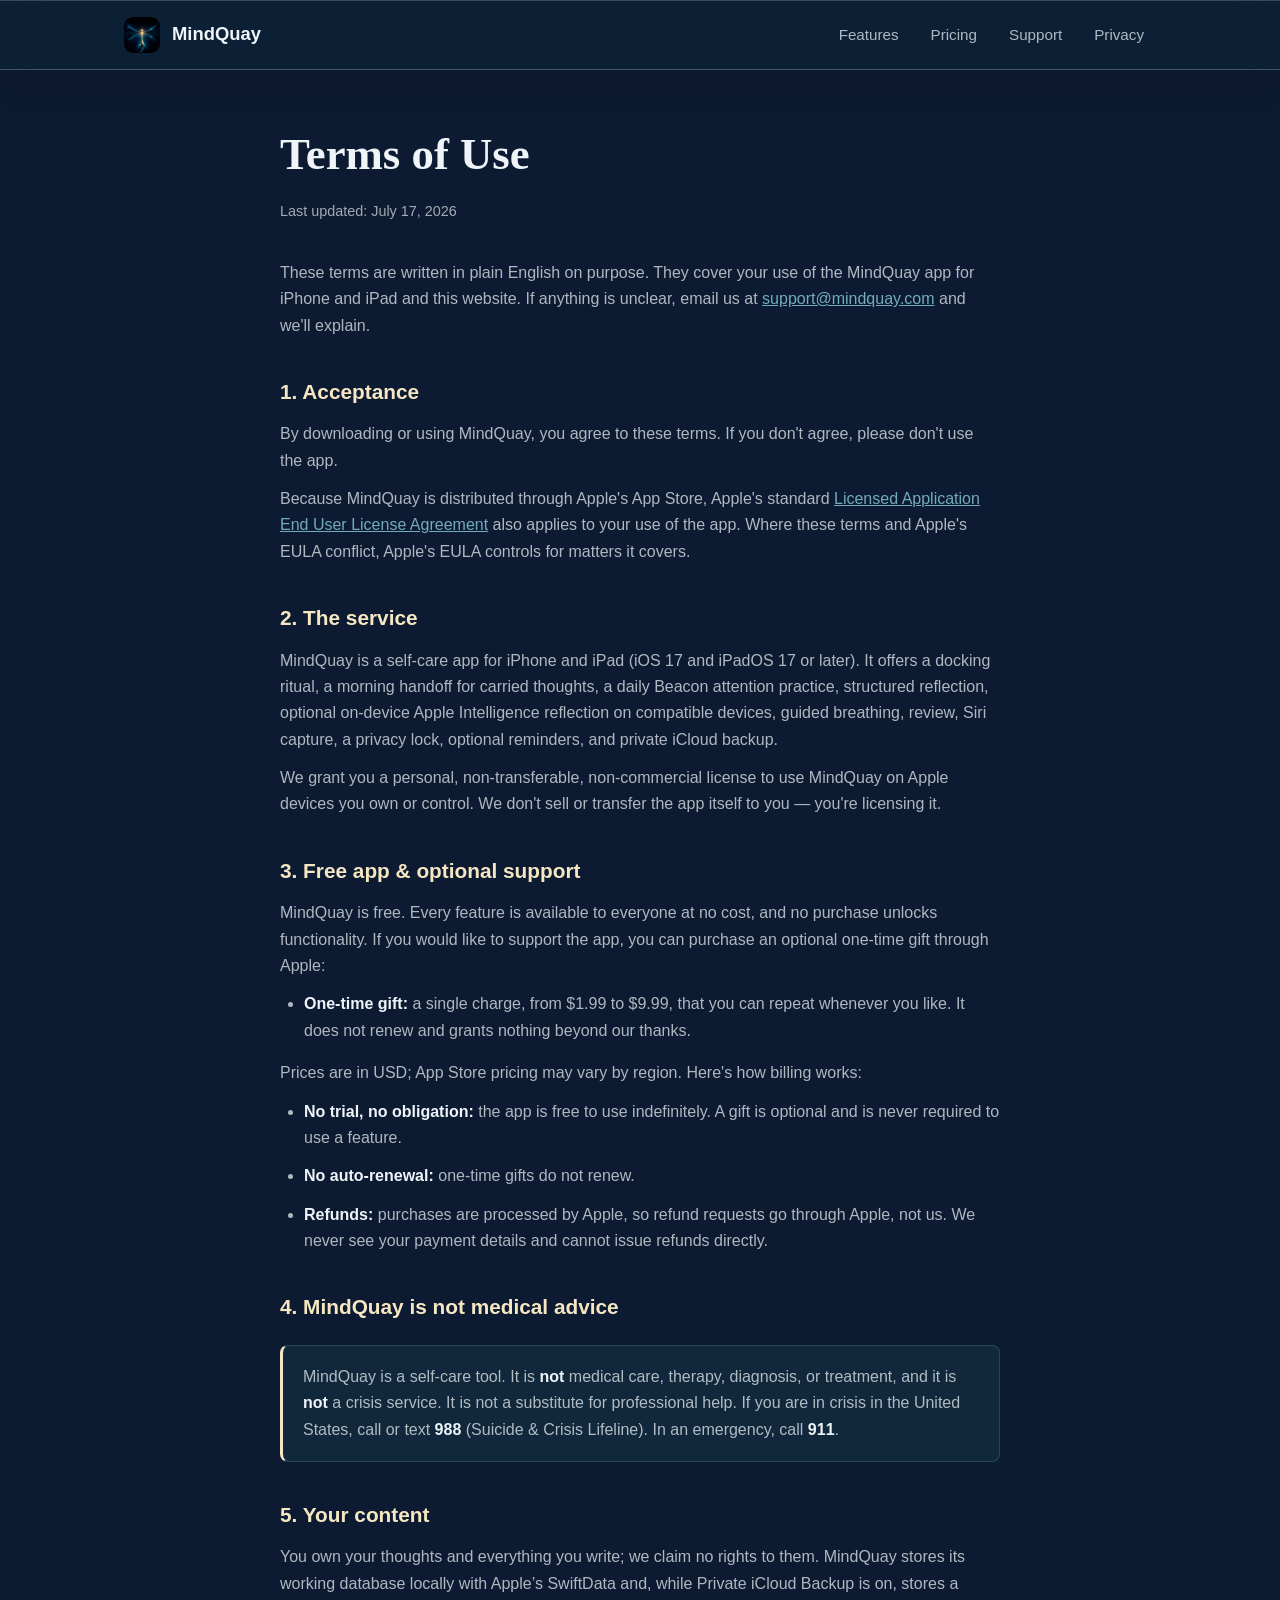
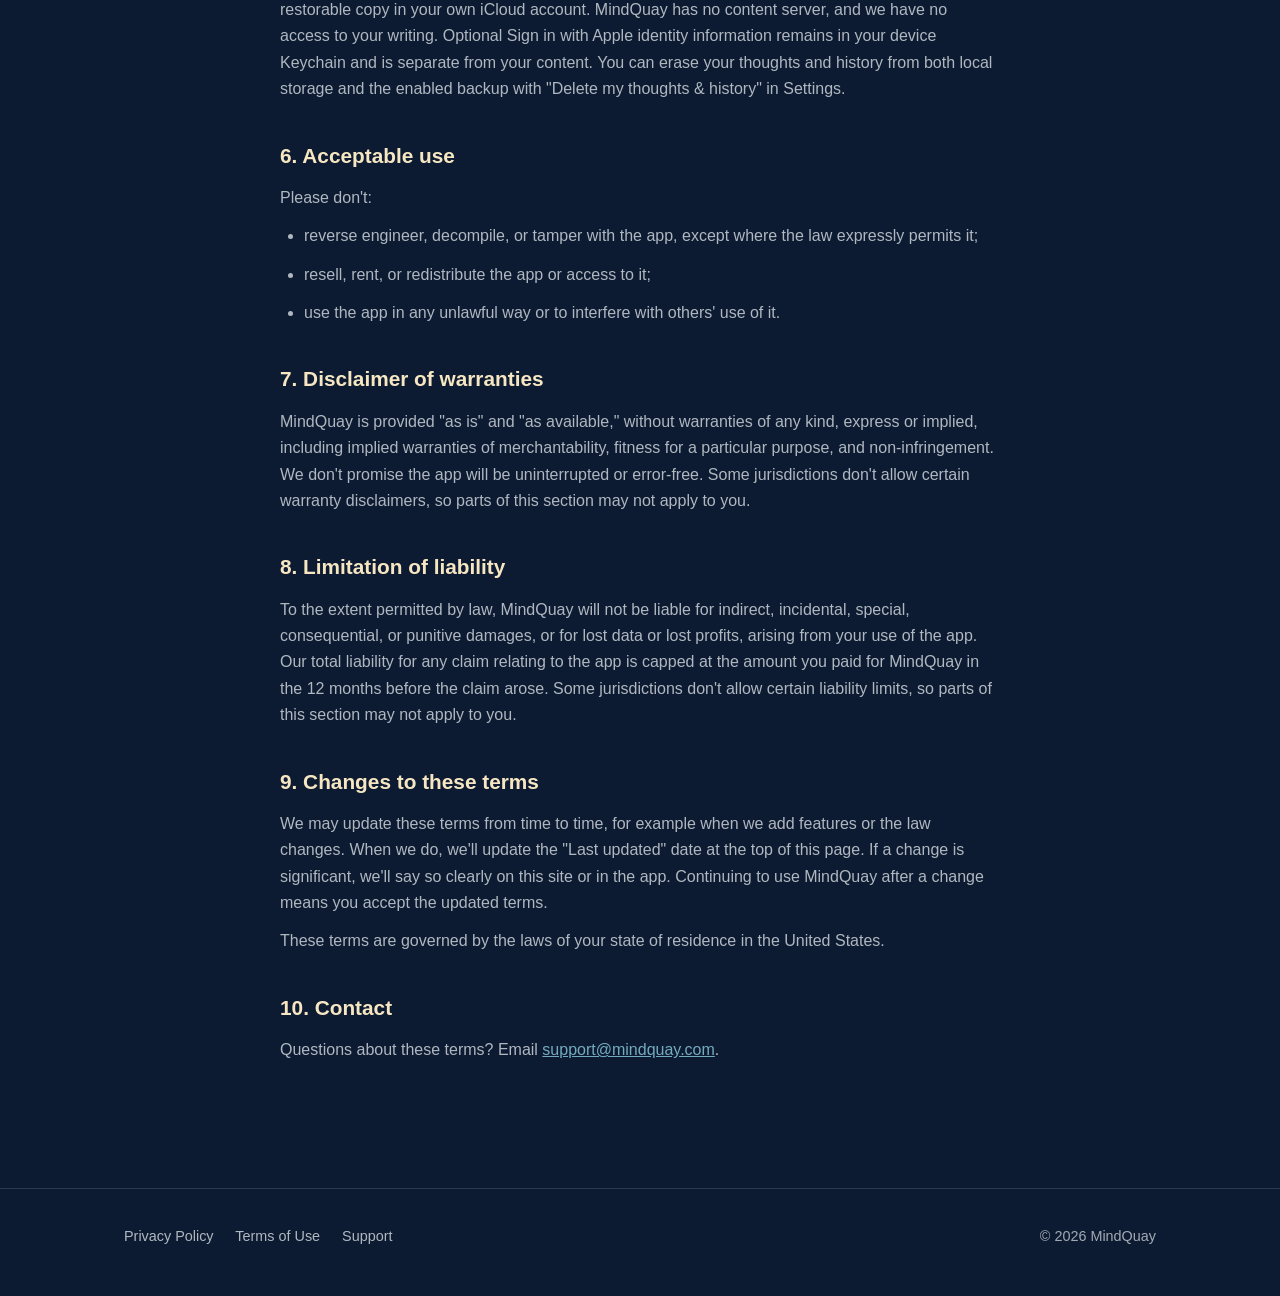
<file: terms/index.html>
<!DOCTYPE html>
<html lang="en">
<head>
<meta charset="utf-8">
<meta name="viewport" content="width=device-width, initial-scale=1">
<title>MindQuay Terms of Use for iPhone and iPad</title>
<meta name="description" content="Read the plain-English terms for using MindQuay, the private thought docking and daily focus app for iPhone and iPad.">
<meta name="robots" content="index, follow, max-image-preview:large">
<meta name="theme-color" content="#0d1b32">
<meta name="referrer" content="strict-origin-when-cross-origin">
<meta http-equiv="Content-Security-Policy" content="default-src 'self'; base-uri 'self'; object-src 'none'; form-action 'none'; img-src 'self' data:; style-src 'self'; script-src 'self' https://static.cloudflareinsights.com; connect-src 'self' https://cloudflareinsights.com; upgrade-insecure-requests">
<link rel="canonical" href="https://mindquay.com/terms/">
<link rel="manifest" href="/site.webmanifest">
<link rel="stylesheet" href="/styles.css?v=18">
<link rel="icon" type="image/png" href="/assets/favicon.png">
<link rel="apple-touch-icon" href="/assets/apple-touch-icon.png">
<meta property="og:title" content="Terms of Use — MindQuay">
<meta property="og:description" content="Plain-English terms for using MindQuay on iPhone and iPad.">
<meta property="og:image" content="https://mindquay.com/assets/icon-512.png">
<meta property="og:image:alt" content="MindQuay app icon">
<meta property="og:url" content="https://mindquay.com/terms/">
<meta property="og:type" content="website">
<meta property="og:site_name" content="MindQuay">
</head>
<body>
<header class="site">
  <div class="wrap">
    <a class="brand" href="/"><img src="/assets/icon-64.png" srcset="/assets/icon-64.png 1x, /assets/icon-128.png 2x, /assets/icon-192.png 3x" alt="MindQuay app icon"> MindQuay</a>
    <nav class="main">
      <a href="/#features">Features</a>
      <a href="/#pricing">Pricing</a>
      <a href="/support/">Support</a>
      <a href="/privacy/">Privacy</a>
    </nav>
  </div>
</header>

<main class="wrap">
  <article class="prose">
    <h1>Terms of Use</h1>
    <p class="updated">Last updated: July 17, 2026</p>

    <p>These terms are written in plain English on purpose. They cover your use of the MindQuay app for iPhone and iPad and this website. If anything is unclear, email us at <a href="mailto:support@mindquay.com">support@mindquay.com</a> and we'll explain.</p>

    <h2>1. Acceptance</h2>
    <p>By downloading or using MindQuay, you agree to these terms. If you don't agree, please don't use the app.</p>
    <p>Because MindQuay is distributed through Apple's App Store, Apple's standard <a href="https://www.apple.com/legal/internet-services/itunes/dev/stdeula/">Licensed Application End User License Agreement</a> also applies to your use of the app. Where these terms and Apple's EULA conflict, Apple's EULA controls for matters it covers.</p>

    <h2>2. The service</h2>
    <p>MindQuay is a self-care app for iPhone and iPad (iOS 17 and iPadOS 17 or later). It offers a docking ritual, a morning handoff for carried thoughts, a daily Beacon attention practice, structured reflection, optional on-device Apple Intelligence reflection on compatible devices, guided breathing, review, Siri capture, a privacy lock, optional reminders, and private iCloud backup.</p>
    <p>We grant you a personal, non-transferable, non-commercial license to use MindQuay on Apple devices you own or control. We don't sell or transfer the app itself to you — you're licensing it.</p>

    <h2>3. Free app &amp; optional support</h2>
    <p>MindQuay is free. Every feature is available to everyone at no cost, and no purchase unlocks functionality. If you would like to support the app, you can purchase an optional one-time gift through Apple:</p>
    <ul>
      <li><strong>One-time gift:</strong> a single charge, from $1.99 to $9.99, that you can repeat whenever you like. It does not renew and grants nothing beyond our thanks.</li>
    </ul>
    <p>Prices are in USD; App Store pricing may vary by region. Here's how billing works:</p>
    <ul>
      <li><strong>No trial, no obligation:</strong> the app is free to use indefinitely. A gift is optional and is never required to use a feature.</li>
      <li><strong>No auto-renewal:</strong> one-time gifts do not renew.</li>
      <li><strong>Refunds:</strong> purchases are processed by Apple, so refund requests go through Apple, not us. We never see your payment details and cannot issue refunds directly.</li>
    </ul>

    <h2>4. MindQuay is not medical advice</h2>
    <p class="callout">MindQuay is a self-care tool. It is <strong>not</strong> medical care, therapy, diagnosis, or treatment, and it is <strong>not</strong> a crisis service. It is not a substitute for professional help. If you are in crisis in the United States, call or text <strong>988</strong> (Suicide &amp; Crisis Lifeline). In an emergency, call <strong>911</strong>.</p>

    <h2>5. Your content</h2>
    <p>You own your thoughts and everything you write; we claim no rights to them. MindQuay stores its working database locally with Apple&rsquo;s SwiftData and, while Private iCloud Backup is on, stores a restorable copy in your own iCloud account. MindQuay has no content server, and we have no access to your writing. Optional Sign in with Apple identity information remains in your device Keychain and is separate from your content. You can erase your thoughts and history from both local storage and the enabled backup with "Delete my thoughts &amp; history" in Settings.</p>

    <h2>6. Acceptable use</h2>
    <p>Please don't:</p>
    <ul>
      <li>reverse engineer, decompile, or tamper with the app, except where the law expressly permits it;</li>
      <li>resell, rent, or redistribute the app or access to it;</li>
      <li>use the app in any unlawful way or to interfere with others' use of it.</li>
    </ul>

    <h2>7. Disclaimer of warranties</h2>
    <p>MindQuay is provided "as is" and "as available," without warranties of any kind, express or implied, including implied warranties of merchantability, fitness for a particular purpose, and non-infringement. We don't promise the app will be uninterrupted or error-free. Some jurisdictions don't allow certain warranty disclaimers, so parts of this section may not apply to you.</p>

    <h2>8. Limitation of liability</h2>
    <p>To the extent permitted by law, MindQuay will not be liable for indirect, incidental, special, consequential, or punitive damages, or for lost data or lost profits, arising from your use of the app. Our total liability for any claim relating to the app is capped at the amount you paid for MindQuay in the 12 months before the claim arose. Some jurisdictions don't allow certain liability limits, so parts of this section may not apply to you.</p>

    <h2>9. Changes to these terms</h2>
    <p>We may update these terms from time to time, for example when we add features or the law changes. When we do, we'll update the "Last updated" date at the top of this page. If a change is significant, we'll say so clearly on this site or in the app. Continuing to use MindQuay after a change means you accept the updated terms.</p>
    <p>These terms are governed by the laws of your state of residence in the United States.</p>

    <h2>10. Contact</h2>
    <p>Questions about these terms? Email <a href="mailto:support@mindquay.com">support@mindquay.com</a>.</p>
  </article>
</main>

<footer class="site">
  <div class="wrap">
    <div>
      <a href="/privacy/">Privacy Policy</a>
      <a href="/terms/">Terms of Use</a>
      <a href="/support/">Support</a>
    </div>
    <div>© 2026 MindQuay</div>
  </div>
</footer>
</body>
</html>
</file>
<file: styles.css>
/* MindQuay — harbor-at-dusk design system (matches the iOS app palette). */

:root {
  --deep-navy: #0d1b32;
  --navy: #12233d;
  --harbor: #164f5d;
  --teal: #3d7a94;
  --mist: #73abbd;
  --sand: #f6e7c2;
  --sand-dim: #e8d5a8;
  --ink: #eef4f7;
  --ink-dim: rgba(238, 244, 247, 0.72);
  --ink-faint: rgba(238, 244, 247, 0.66);
  --material: rgba(22, 52, 68, 0.56);
  --material-strong: rgba(12, 35, 52, 0.78);
  --material-border: rgba(153, 208, 222, 0.18);
  --glass: rgba(17, 42, 60, 0.58);
  --glass-strong: rgba(14, 35, 53, 0.82);
  --glass-border: rgba(217, 242, 247, 0.25);
  --glass-highlight: rgba(255, 255, 255, 0.18);
  --glass-shadow: rgba(0, 7, 18, 0.42);
  --card: var(--material);
  --card-border: var(--material-border);
  --max-width: 1080px;
}

* { margin: 0; padding: 0; box-sizing: border-box; }

html { scroll-behavior: smooth; }

body {
  font-family: -apple-system, BlinkMacSystemFont, "Segoe UI", Roboto, Helvetica, Arial, sans-serif;
  background: var(--deep-navy);
  color: var(--ink);
  line-height: 1.65;
  -webkit-font-smoothing: antialiased;
}

.serif { font-family: "New York", "Iowan Old Style", Georgia, "Times New Roman", serif; }

.wrap { max-width: var(--max-width); margin: 0 auto; padding: 0 24px; }

/* Header / nav */
header.site {
  position: sticky;
  top: 0;
  z-index: 30;
  padding: 14px 0;
  background: var(--glass-strong);
  border-bottom: 1px solid var(--glass-border);
  box-shadow: inset 0 1px 0 var(--glass-highlight), 0 12px 32px rgba(0, 8, 20, 0.2);
  -webkit-backdrop-filter: blur(22px) saturate(135%);
  backdrop-filter: blur(22px) saturate(135%);
}
header.site .wrap {
  display: flex; align-items: center; justify-content: space-between; gap: 16px; flex-wrap: wrap;
}
.brand {
  display: flex; align-items: center; gap: 12px;
  color: var(--ink); text-decoration: none;
  font-weight: 700; font-size: 1.15rem;
}
.brand img { width: 36px; height: 36px; border-radius: 9px; }
nav.main a {
  color: var(--ink-dim); text-decoration: none; font-size: 0.95rem;
  margin-left: 8px; padding: 8px 12px; border-radius: 8px;
  transition: color 180ms ease, background-color 180ms ease, box-shadow 180ms ease;
}
nav.main a:hover {
  color: var(--ink);
  background: rgba(255, 255, 255, 0.07);
  box-shadow: inset 0 1px 0 rgba(255, 255, 255, 0.1);
}
nav.main { display: flex; align-items: center; }

/* Hero */
.hero {
  position: relative;
  min-height: min(78vh, 760px);
  padding: 110px 0 72px;
  text-align: center;
  display: grid;
  place-items: center;
  background-image: url("/assets/cosmic-harbor-night.jpg");
  background-position: center;
  background-size: cover;
}
.hero::before {
  content: "";
  position: absolute;
  inset: 0;
  background: rgba(5, 18, 35, 0.56);
}
.hero .wrap { position: relative; z-index: 1; }
.hero h1 {
  font-family: "New York", "Iowan Old Style", Georgia, serif;
  font-size: clamp(3.2rem, 8vw, 6.2rem);
  line-height: 1.12; font-weight: 600;
  margin: 0 auto 4px; max-width: 17ch;
  text-shadow: 0 3px 24px rgba(0, 0, 0, 0.55);
}
.hero .offer {
  color: var(--sand);
  font-family: "New York", "Iowan Old Style", Georgia, serif;
  font-size: clamp(1.4rem, 3vw, 2.25rem);
  margin-bottom: 22px;
}
.hero p.lede {
  font-size: clamp(1.05rem, 2.2vw, 1.3rem);
  color: var(--ink); max-width: 52ch; margin: 0 auto 32px;
  text-shadow: 0 2px 18px rgba(0, 0, 0, 0.7);
}

/* Buttons */
.btn {
  display: inline-block; padding: 14px 28px; border-radius: 14px;
  font-weight: 600; text-decoration: none; font-size: 1rem;
  border: 1px solid transparent;
  transition: transform 180ms ease, background-color 180ms ease, border-color 180ms ease, box-shadow 180ms ease;
}
.btn.primary {
  background: var(--sand); color: var(--deep-navy);
  border-color: rgba(255, 255, 255, 0.34);
  box-shadow: inset 0 1px 0 rgba(255, 255, 255, 0.5), 0 12px 30px rgba(0, 8, 20, 0.28);
}
.btn.primary:hover { background: var(--sand-dim); transform: translateY(-1px); }
.btn.ghost {
  color: var(--ink); border-color: var(--glass-border); margin-left: 12px;
  background: var(--glass);
  box-shadow: inset 0 1px 0 var(--glass-highlight), 0 12px 30px rgba(0, 8, 20, 0.24);
  -webkit-backdrop-filter: blur(16px) saturate(130%);
  backdrop-filter: blur(16px) saturate(130%);
}
.btn.ghost:hover { border-color: var(--mist); color: var(--sand); transform: translateY(-1px); }
.btn-note { display: block; margin-top: 14px; font-size: 0.85rem; color: var(--ink-faint); }
.hero-actions { display: flex; justify-content: center; align-items: center; flex-wrap: wrap; gap: 12px; }
.hero-actions .btn.ghost { margin-left: 0; }
.download-cluster {
  display: flex; align-items: center; justify-content: center; gap: 12px;
}
.download-app-icon {
  display: block; width: 64px; height: 64px; border-radius: 14px;
  border: 1px solid var(--glass-border);
  box-shadow: inset 0 1px 0 var(--glass-highlight), 0 10px 28px rgba(0, 0, 0, 0.38);
}
.app-store-badge { display: inline-block; line-height: 0; }
.app-store-badge img { display: block; width: 180px; height: auto; }
.app-store-badge:focus-visible,
.btn:focus-visible,
nav.main a:focus-visible,
.brand:focus-visible {
  outline: 3px solid var(--sand);
  outline-offset: 4px;
}

/* Sections */
section { padding: 64px 0; }
section h2 {
  font-family: "New York", "Iowan Old Style", Georgia, serif;
  font-size: clamp(1.7rem, 3.6vw, 2.4rem); font-weight: 600;
  margin-bottom: 14px; text-align: center;
}
section p.sub { text-align: center; color: var(--ink-dim); max-width: 56ch; margin: 0 auto 44px; }

/* Feature grid */
.grid {
  display: grid; gap: 20px;
  grid-template-columns: repeat(auto-fit, minmax(240px, 1fr));
}
.card {
  background: var(--material); border: 1px solid var(--material-border);
  border-radius: 8px; padding: 26px;
  box-shadow: inset 0 1px 0 rgba(255, 255, 255, 0.06), 0 18px 40px rgba(0, 8, 20, 0.16);
  -webkit-backdrop-filter: blur(10px) saturate(115%);
  backdrop-filter: blur(10px) saturate(115%);
}
.card .glyph { font-size: 1.6rem; margin-bottom: 12px; display: block; }
.card h3 { font-size: 1.05rem; margin-bottom: 8px; color: var(--sand); font-weight: 600; }
.card p { font-size: 0.95rem; color: var(--ink-dim); }

/* Screenshot strip */
.product-tour { background: rgba(255, 255, 255, 0.025); }
.shots {
  display: grid; gap: 22px;
  grid-template-columns: repeat(auto-fit, minmax(200px, 1fr));
  align-items: start;
}
.shots figure { text-align: center; }
.shots img {
  display: block; width: 100%; height: auto; max-width: 260px; margin: 0 auto; border-radius: 8px;
  aspect-ratio: 1320 / 2868; object-fit: cover;
  border: 1px solid var(--card-border);
  box-shadow: 0 24px 48px rgba(0, 0, 0, 0.45);
}
.shots figcaption { margin-top: 12px; font-size: 0.9rem; color: var(--ink-dim); }

/* Ritual steps */
.steps { counter-reset: step; max-width: 640px; margin: 0 auto; }
.step {
  display: flex; gap: 18px; align-items: flex-start;
  padding: 18px 0; border-bottom: 1px solid var(--card-border);
}
.step:last-child { border-bottom: none; }
.step .num {
  counter-increment: step;
  flex: 0 0 40px; height: 40px; border-radius: 50%;
  background: var(--card); border: 1px solid var(--card-border);
  display: flex; align-items: center; justify-content: center;
  color: var(--sand); font-weight: 700;
}
.step .num::before { content: counter(step); }
.step h3 { font-size: 1.05rem; margin-bottom: 4px; }
.step p { color: var(--ink-dim); font-size: 0.95rem; }

/* Pricing */
.plans { display: flex; gap: 20px; justify-content: center; flex-wrap: wrap; }
.plan {
  background: var(--material); border: 1px solid var(--material-border);
  border-radius: 8px; padding: 30px; width: 300px; text-align: center;
  box-shadow: inset 0 1px 0 rgba(255, 255, 255, 0.06), 0 18px 40px rgba(0, 8, 20, 0.16);
  -webkit-backdrop-filter: blur(10px) saturate(115%);
  backdrop-filter: blur(10px) saturate(115%);
}
.plan.featured { border-color: var(--sand); background: rgba(246, 231, 194, 0.07); }
.plan .badge {
  display: inline-block; background: var(--sand); color: var(--deep-navy);
  font-size: 0.75rem; font-weight: 700; padding: 3px 10px; border-radius: 999px;
  margin-bottom: 10px;
}
.plan h3 { font-size: 1.1rem; margin-bottom: 6px; }
.plan .price { font-size: 2.1rem; font-weight: 700; color: var(--sand); }
.plan .per { color: var(--ink-faint); font-size: 0.95rem; }
.plan p.detail { margin-top: 10px; color: var(--ink-dim); font-size: 0.9rem; }
.pricing-note {
  max-width: 40em;
  margin: 1.5em auto 0;
  color: var(--ink-dim);
  font-size: 0.85em;
  text-align: center;
}
.download-cta { margin-top: 28px; text-align: center; }

/* Privacy banner */
.privacy-banner {
  text-align: center; background: var(--material); border: 1px solid var(--material-border);
  border-radius: 8px; padding: 36px; max-width: 720px; margin: 0 auto;
  box-shadow: inset 0 1px 0 rgba(255, 255, 255, 0.06), 0 18px 40px rgba(0, 8, 20, 0.16);
  -webkit-backdrop-filter: blur(10px) saturate(115%);
  backdrop-filter: blur(10px) saturate(115%);
}
.privacy-banner h2 { margin-bottom: 10px; }
.privacy-banner p { color: var(--ink-dim); }
.privacy-banner a { color: var(--mist); }
.privacy-banner a:hover { color: var(--sand); }

/* Prose pages (privacy / terms / support) */
.prose { max-width: 720px; margin: 0 auto; padding: 48px 0 72px; }
.prose h1 {
  font-family: "New York", "Iowan Old Style", Georgia, serif;
  font-size: clamp(2rem, 5vw, 2.8rem); font-weight: 600; margin-bottom: 8px;
}
.prose .updated { color: var(--ink-faint); font-size: 0.9rem; margin-bottom: 36px; }
.prose h2 { font-size: 1.3rem; margin: 36px 0 12px; color: var(--sand); text-align: left; }
.prose p, .prose li { color: var(--ink-dim); margin-bottom: 12px; }
.prose ul { padding-left: 24px; margin-bottom: 16px; }
.prose a { color: var(--mist); }
.prose a:hover { color: var(--sand); }
.prose strong { color: var(--ink); }
.prose .callout {
  background: var(--card); border: 1px solid var(--card-border);
  border-left: 3px solid var(--sand);
  border-radius: 8px; padding: 18px 20px; margin: 20px 0;
}

/* FAQ */
details {
  background: var(--card); border: 1px solid var(--card-border);
  border-radius: 8px; padding: 16px 20px; margin-bottom: 12px;
}
details summary { cursor: pointer; font-weight: 600; color: var(--ink); }
details p { margin-top: 10px; }

/* Footer */
footer.site {
  border-top: 1px solid var(--card-border);
  padding: 36px 0 48px; margin-top: 40px;
  font-size: 0.9rem; color: var(--ink-faint);
}
footer.site .wrap { display: flex; flex-wrap: wrap; gap: 14px 28px; align-items: center; justify-content: space-between; }
footer.site a { color: var(--ink-dim); text-decoration: none; margin-right: 18px; }
footer.site a:hover { color: var(--sand); }

/* Mobile App Store dock */
.mobile-download-dock {
  display: none;
}

@media (max-width: 720px) {
  .hero { background-image: url("/assets/cosmic-harbor-night-mobile.jpg"); }
  .mobile-download-dock {
    display: block;
    position: fixed;
    z-index: 50;
    left: 14px;
    right: 14px;
    bottom: calc(12px + env(safe-area-inset-bottom));
    opacity: 0;
    pointer-events: none;
    transform: translateY(calc(100% + 28px));
    transition: opacity 240ms ease, transform 320ms cubic-bezier(0.2, 0.85, 0.25, 1);
  }
  .mobile-download-dock.is-visible {
    opacity: 1;
    pointer-events: auto;
    transform: translateY(0);
  }
  .mobile-download-dock > a {
    min-height: 68px;
    display: grid;
    grid-template-columns: 48px minmax(0, 1fr) auto;
    align-items: center;
    gap: 11px;
    width: 100%;
    padding: 9px 10px;
    color: var(--ink);
    text-decoration: none;
    background: var(--glass-strong);
    border: 1px solid var(--glass-border);
    border-radius: 18px;
    box-shadow: inset 0 1px 0 var(--glass-highlight), 0 20px 44px var(--glass-shadow);
    -webkit-backdrop-filter: blur(24px) saturate(145%);
    backdrop-filter: blur(24px) saturate(145%);
  }
  .mobile-download-dock > a:active { transform: scale(0.985); }
  .mobile-download-dock > a:focus-visible {
    outline: 3px solid var(--sand);
    outline-offset: 3px;
  }
  .mobile-download-icon {
    display: block;
    width: 48px;
    height: 48px;
    border-radius: 11px;
    border: 1px solid rgba(255, 255, 255, 0.22);
    box-shadow: 0 8px 18px rgba(0, 7, 18, 0.34);
  }
  .mobile-download-copy {
    min-width: 0;
    display: flex;
    flex-direction: column;
    line-height: 1.2;
  }
  .mobile-download-copy strong {
    overflow: hidden;
    color: var(--ink);
    font-size: 0.98rem;
    text-overflow: ellipsis;
    white-space: nowrap;
  }
  .mobile-download-copy small {
    overflow: hidden;
    margin-top: 4px;
    color: var(--ink-dim);
    font-size: 0.76rem;
    text-overflow: ellipsis;
    white-space: nowrap;
  }
  .mobile-download-action {
    min-width: 58px;
    min-height: 40px;
    display: inline-flex;
    align-items: center;
    justify-content: center;
    padding: 8px 15px;
    color: var(--deep-navy);
    background: var(--sand);
    border: 1px solid rgba(255, 255, 255, 0.36);
    border-radius: 12px;
    box-shadow: inset 0 1px 0 rgba(255, 255, 255, 0.5), 0 8px 16px rgba(0, 7, 18, 0.2);
    font-weight: 750;
  }
}

@media (max-width: 640px) {
  header.site { position: relative; padding: 14px 0 18px; }
  header.site .wrap { justify-content: center; }
  .brand { width: 100%; justify-content: center; }
  nav.main { width: 100%; justify-content: space-between; gap: 10px; }
  nav.main a { margin-left: 0; font-size: 0.84rem; }
  .hero { padding: 48px 0 24px; }
  section { padding: 44px 0; }
  .btn.ghost { margin-left: 0; margin-top: 12px; }
  .hero-actions .btn { width: min(100%, 320px); }
  .hero-actions .btn.ghost { margin-top: 0; }
  .download-cluster { width: 100%; gap: 10px; }
  .download-app-icon { width: 56px; height: 56px; border-radius: 12px; }
  .app-store-badge img { width: 166px; }
}

@media (prefers-reduced-motion: reduce) {
  html { scroll-behavior: auto; }
  *, *::before, *::after {
    scroll-behavior: auto !important;
    transition-duration: 0.01ms !important;
    animation-duration: 0.01ms !important;
    animation-iteration-count: 1 !important;
  }
}

@media (prefers-contrast: more) {
  :root {
    --ink-dim: rgba(255, 255, 255, 0.9);
    --ink-faint: rgba(255, 255, 255, 0.72);
    --material: rgba(8, 28, 43, 0.94);
    --material-border: rgba(255, 255, 255, 0.42);
    --glass: rgba(8, 28, 43, 0.94);
    --glass-strong: rgba(6, 23, 38, 0.98);
    --glass-border: rgba(255, 255, 255, 0.58);
  }
}

@supports not ((-webkit-backdrop-filter: blur(1px)) or (backdrop-filter: blur(1px))) {
  header.site,
  .btn.ghost,
  .mobile-download-dock > a {
    background: var(--glass-strong);
  }
  .card,
  .plan,
  .privacy-banner {
    background: var(--material-strong);
  }
}

@media print {
  .mobile-download-dock { display: none !important; }
}
</file>
